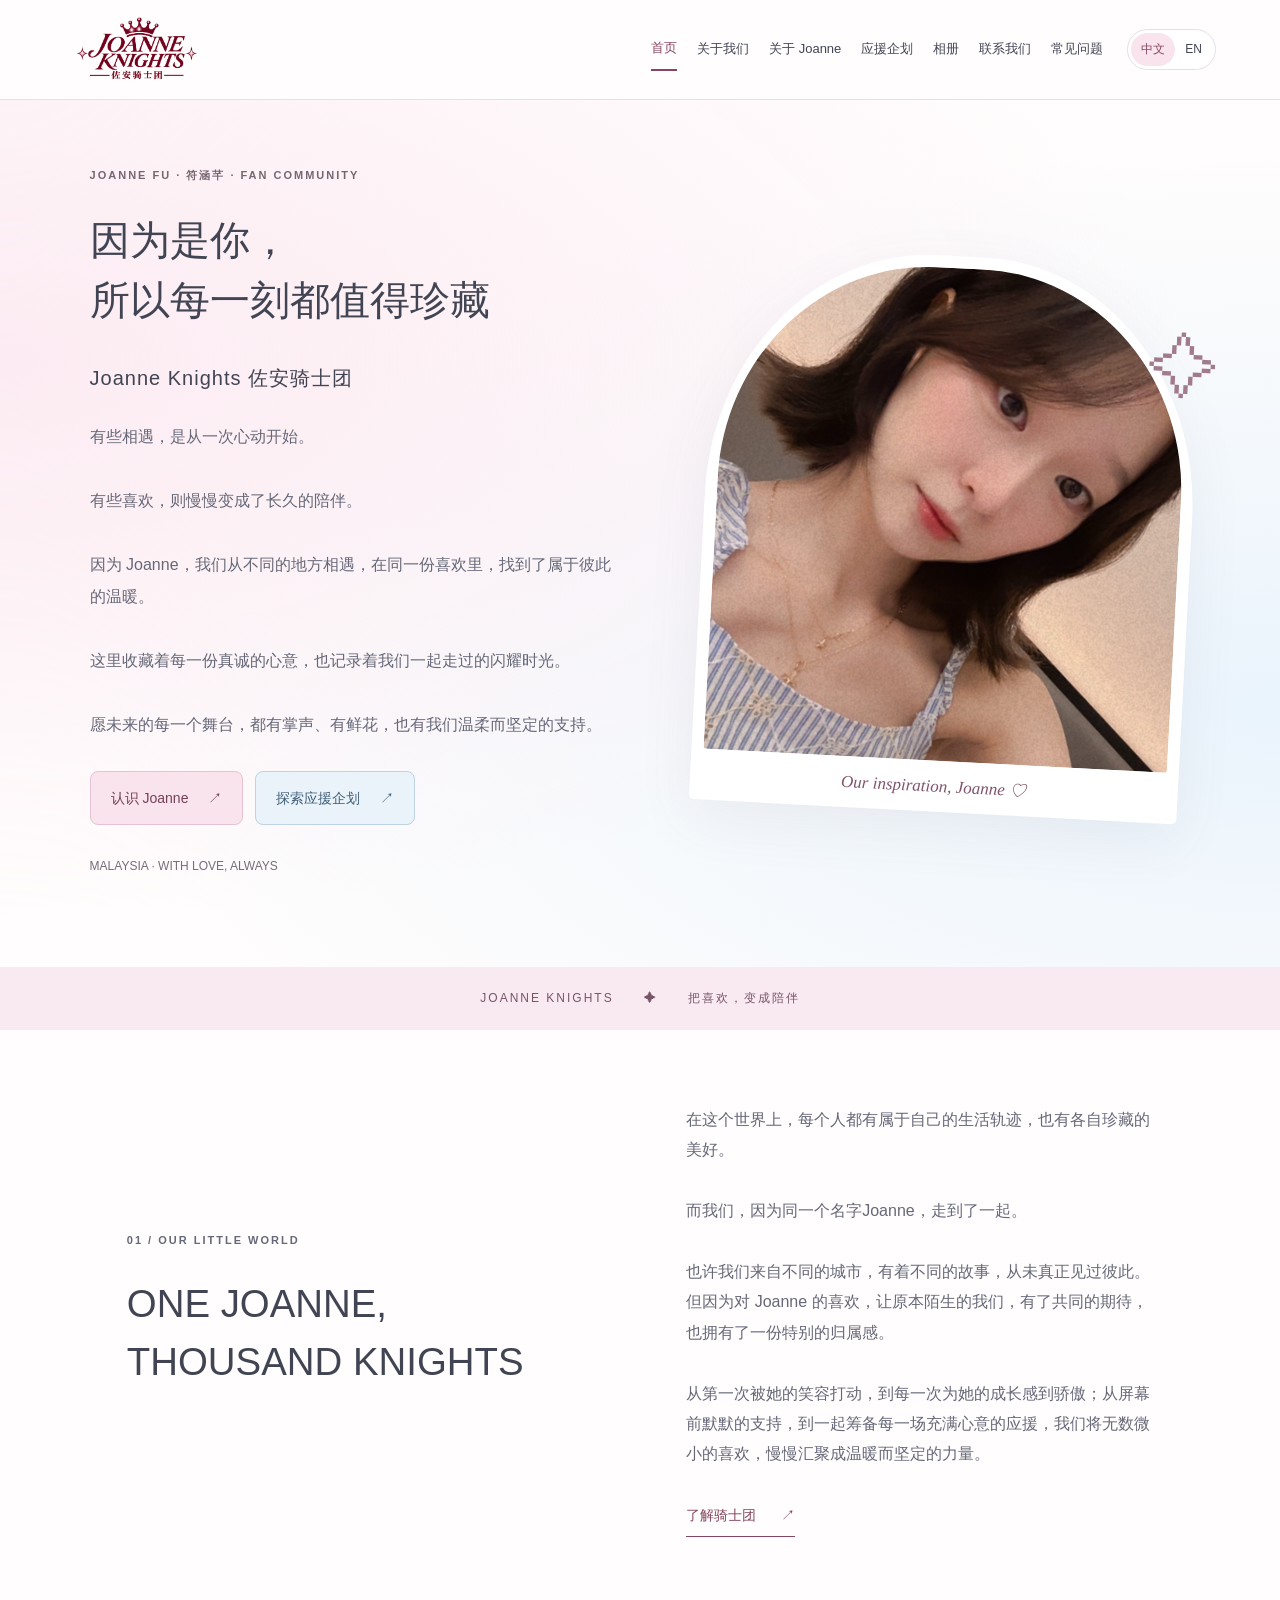
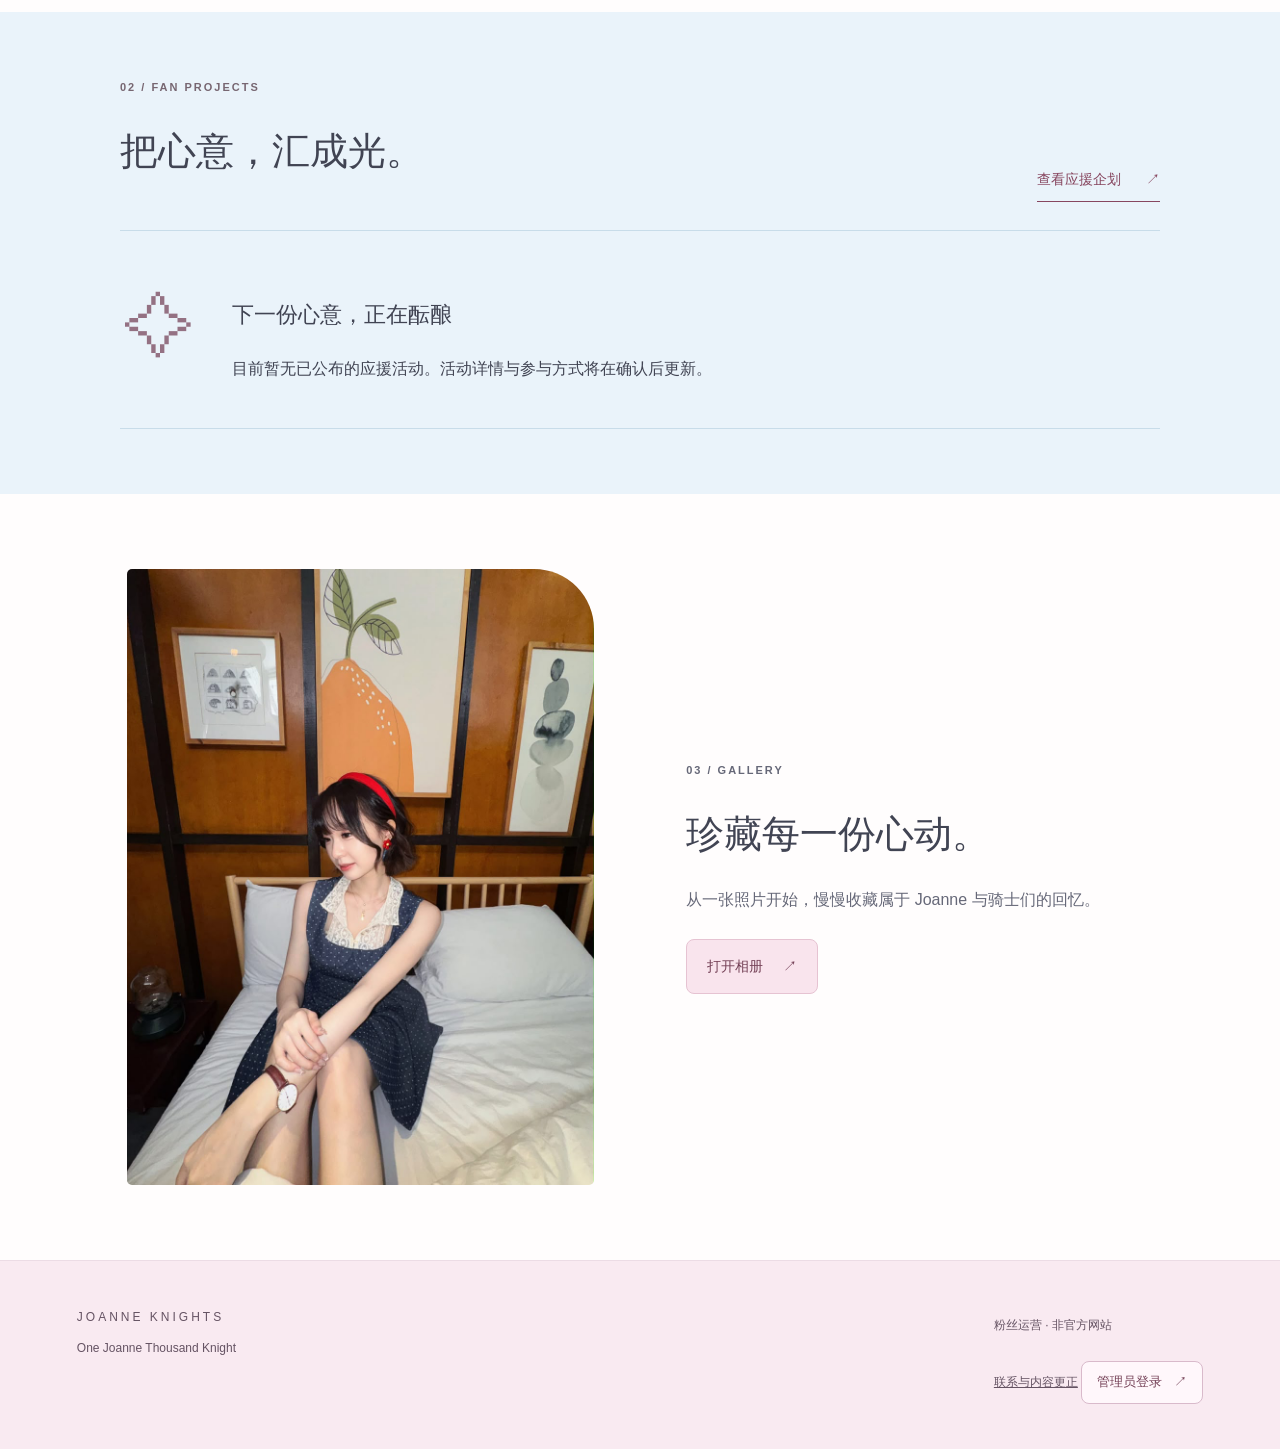
<file: index.html>
<!doctype html>
<html lang="zh-CN">
  <head>
    <meta charset="UTF-8" />
    <meta name="viewport" content="width=device-width, initial-scale=1" />
    <title>首页 | Joanne Knights</title>
    <meta
      name="description"
      content="Joanne Knights 佐安骑士团：Joanne Fu 符涵芊粉丝应援网站。"
    />
    <link rel="stylesheet" href="style.css" />
    <script src="app.js" defer></script>
  </head>
  <body>
    <a class="skip" href="#main"
      ><span class="" data-zh="跳至内容" data-en="Skip to content"
        >跳至内容</span
      ></a
    >
    <header>
      <a class="logo" href="index.html"
        ><img src="assets/logo.png" alt="Joanne Knights 佐安骑士团"
      /></a>
      <nav id="navigation" aria-label="Main">
        <a href="index.html" aria-current="page"
          ><span class="" data-zh="首页" data-en="Home">首页</span></a
        ><a href="about-us.html"
          ><span class="" data-zh="关于我们" data-en="About Us"
            >关于我们</span
          ></a
        ><a href="about-joanne.html"
          ><span class="" data-zh="关于 Joanne" data-en="About Joanne"
            >关于 Joanne</span
          ></a
        ><a href="fan-projects.html"
          ><span class="" data-zh="应援企划" data-en="Fan Projects"
            >应援企划</span
          ></a
        ><a href="gallery.html"
          ><span class="" data-zh="相册" data-en="Gallery">相册</span></a
        ><a href="contact-us.html"
          ><span class="" data-zh="联系我们" data-en="Contact Us"
            >联系我们</span
          ></a
        ><a href="faq.html"
          ><span class="" data-zh="常见问题" data-en="FAQ">常见问题</span></a
        >
      </nav>
      <div class="controls">
        <div class="languages" aria-label="Language">
          <button data-lang="zh" lang="zh-CN">中文</button
          ><button data-lang="en" lang="en">EN</button>
        </div>
        <button
          class="menu-toggle"
          aria-expanded="false"
          aria-controls="navigation"
          aria-label="菜单 / Menu"
        >
          ☰
        </button>
      </div>
    </header>
    <main id="main">
      <section class="hero">
        <div class="hero-copy">
          <p class="eyebrow">JOANNE FU · 符涵芊 · FAN COMMUNITY</p>
          <h1
            class="hero-title"
            data-zh='&lt;span class="hero-title-line"&gt;因为是你，&lt;/span&gt;&lt;span class="hero-title-phrase"&gt;所以每一刻&lt;/span&gt;&lt;span class="hero-title-phrase"&gt;都值得珍藏&lt;/span&gt;'
            data-en="Because it’s you,&lt;br&gt;every moment is worth cherishing."
          >
            <span class="hero-title-line">因为是你，</span
            ><span class="hero-title-phrase">所以每一刻</span
            ><span class="hero-title-phrase">都值得珍藏</span>
          </h1>
          <p
            class="subtitle"
            data-zh="Joanne Knights 佐安骑士团"
            data-en="Joanne Knights"
          >
            Joanne Knights 佐安骑士团
          </p>
          <p
            class="intro"
            data-zh="有些相遇，是从一次心动开始。&lt;br&gt;&lt;br&gt;有些喜欢，则慢慢变成了长久的陪伴。&lt;br&gt;&lt;br&gt;因为 Joanne，我们从不同的地方相遇，在同一份喜欢里，找到了属于彼此的温暖。&lt;br&gt;&lt;br&gt;这里收藏着每一份真诚的心意，也记录着我们一起走过的闪耀时光。&lt;br&gt;&lt;br&gt;愿未来的每一个舞台，都有掌声、有鲜花，也有我们温柔而坚定的支持。"
            data-en="Some connections begin with a moment that touches the heart.&lt;br&gt;&lt;br&gt;Some feelings slowly grow into lasting companionship.&lt;br&gt;&lt;br&gt;Because of Joanne, we have come together from different places, finding warmth in the love we share.&lt;br&gt;&lt;br&gt;Here, we treasure every heartfelt gesture and record the shining moments we have shared.&lt;br&gt;&lt;br&gt;May every stage ahead be filled with applause, flowers, and our gentle yet unwavering support."
          >
            有些相遇，是从一次心动开始。<br /><br />有些喜欢，则慢慢变成了长久的陪伴。<br /><br />因为
            Joanne，我们从不同的地方相遇，在同一份喜欢里，找到了属于彼此的温暖。<br /><br />这里收藏着每一份真诚的心意，也记录着我们一起走过的闪耀时光。<br /><br />愿未来的每一个舞台，都有掌声、有鲜花，也有我们温柔而坚定的支持。
          </p>
          <div class="actions">
            <a class="button" href="about-joanne.html"
              ><span class="" data-zh="认识 Joanne" data-en="Meet Joanne"
                >认识 Joanne</span
              >
              <span aria-hidden="true">↗</span></a
            ><a class="button secondary" href="fan-projects.html"
              ><span class="" data-zh="探索应援企划" data-en="Explore projects"
                >探索应援企划</span
              >
              <span aria-hidden="true">↗</span></a
            >
          </div>
          <p class="small-note">MALAYSIA · WITH LOVE, ALWAYS</p>
        </div>
        <figure class="hero-photo">
          <img src="assets/joanne.png" alt="Joanne Fu 符涵芊" />
          <figcaption>Our inspiration, Joanne ♡</figcaption>
          <span class="photo-star" aria-hidden="true">✧</span>
        </figure>
      </section>
      <div class="ribbon">
        JOANNE KNIGHTS <span>✦</span>
        <span
          class=""
          data-zh="把喜欢，变成陪伴"
          data-en="Turning love into lasting support"
          >把喜欢，变成陪伴</span
        >
      </div>
      <section class="split">
        <div>
          <p class="eyebrow">01 / OUR LITTLE WORLD</p>
          <h2
            data-zh="ONE JOANNE,&lt;br&gt;THOUSAND KNIGHTS"
            data-en="ONE JOANNE,&lt;br&gt;THOUSAND KNIGHTS"
          >
            ONE JOANNE,<br />THOUSAND KNIGHTS
          </h2>
        </div>
        <div>
          <p
            data-zh="在这个世界上，每个人都有属于自己的生活轨迹，也有各自珍藏的美好。&lt;br&gt;&lt;br&gt;而我们，因为同一个名字Joanne，走到了一起。&lt;br&gt;&lt;br&gt;也许我们来自不同的城市，有着不同的故事，从未真正见过彼此。但因为对 Joanne 的喜欢，让原本陌生的我们，有了共同的期待，也拥有了一份特别的归属感。&lt;br&gt;&lt;br&gt;从第一次被她的笑容打动，到每一次为她的成长感到骄傲；从屏幕前默默的支持，到一起筹备每一场充满心意的应援，我们将无数微小的喜欢，慢慢汇聚成温暖而坚定的力量。"
            data-en="In this world, we each follow our own path and treasure moments of beauty that are uniquely ours.&lt;br&gt;&lt;br&gt;Yet one name, Joanne, has brought us together.&lt;br&gt;&lt;br&gt;We may come from different cities, carry different stories, and never have met in person. But our love for Joanne has given us shared hopes and a special sense of belonging.&lt;br&gt;&lt;br&gt;From the first time her smile touched our hearts to every moment we feel proud of her growth; from quietly supporting her through our screens to preparing heartfelt fan projects together, we bring countless small expressions of love into a warm and unwavering force."
          >
            在这个世界上，每个人都有属于自己的生活轨迹，也有各自珍藏的美好。<br /><br />而我们，因为同一个名字Joanne，走到了一起。<br /><br />也许我们来自不同的城市，有着不同的故事，从未真正见过彼此。但因为对
            Joanne
            的喜欢，让原本陌生的我们，有了共同的期待，也拥有了一份特别的归属感。<br /><br />从第一次被她的笑容打动，到每一次为她的成长感到骄傲；从屏幕前默默的支持，到一起筹备每一场充满心意的应援，我们将无数微小的喜欢，慢慢汇聚成温暖而坚定的力量。
          </p>
          <a class="text-link" href="about-us.html"
            ><span class="" data-zh="了解骑士团" data-en="Our community"
              >了解骑士团</span
            >
            <span aria-hidden="true">↗</span></a
          >
        </div>
      </section>
      <section class="section blue">
        <div class="section-title">
          <div>
            <p class="eyebrow">02 / FAN PROJECTS</p>
            <h2
              class=""
              data-zh="把心意，汇成光。"
              data-en="Little acts. A brighter light."
            >
              把心意，汇成光。
            </h2>
          </div>
          <a class="text-link" href="fan-projects.html"
            ><span class="" data-zh="查看应援企划" data-en="View projects"
              >查看应援企划</span
            >
            <span aria-hidden="true">↗</span></a
          >
        </div>
        <div class="empty-feature">
          <span class="large-star" aria-hidden="true">✧</span>
          <div>
            <h3
              class=""
              data-zh="下一份心意，正在酝酿"
              data-en="Our next chapter is on its way"
            >
              下一份心意，正在酝酿
            </h3>
            <p
              class=""
              data-zh="目前暂无已公布的应援活动。活动详情与参与方式将在确认后更新。"
              data-en="No fan projects have been announced yet. Details and ways to participate will be shared once confirmed."
            >
              目前暂无已公布的应援活动。活动详情与参与方式将在确认后更新。
            </p>
          </div>
        </div>
      </section>
      <section class="split gallery-tease">
        <img
          src="assets/joanne-home-gallery.png"
          alt="Joanne Fu"
          loading="lazy"
        />
        <div>
          <p class="eyebrow">03 / GALLERY</p>
          <h2
            class=""
            data-zh="珍藏每一份心动。"
            data-en="Moments to keep close."
          >
            珍藏每一份心动。
          </h2>
          <p
            class=""
            data-zh="从一张照片开始，慢慢收藏属于 Joanne 与骑士们的回忆。"
            data-en="Starting with one photograph, collecting memories of Joanne and the Knights along the way."
          >
            从一张照片开始，慢慢收藏属于 Joanne 与骑士们的回忆。
          </p>
          <a class="button" href="gallery.html"
            ><span class="" data-zh="打开相册" data-en="Open gallery"
              >打开相册</span
            >
            <span aria-hidden="true">↗</span></a
          >
        </div>
      </section>
    </main>
    <footer>
      <div>
        <strong>JOANNE KNIGHTS</strong>
        <p
          class=""
          data-zh="One Joanne Thousand Knight"
          data-en="One Joanne Thousand Knight"
        >
          One Joanne Thousand Knight
        </p>
      </div>
      <div>
        <p
          class=""
          data-zh="粉丝运营 · 非官方网站"
          data-en="Fan-run · Unofficial website"
        >
          粉丝运营 · 非官方网站
        </p>
        <a href="contact-us.html"
          ><span
            class=""
            data-zh="联系与内容更正"
            data-en="Contact & corrections"
            >联系与内容更正</span
          ></a
        >
      
        <a class="admin-entry" href="admin.html"><span data-zh="管理员登录" data-en="Admin sign in">管理员登录</span><span aria-hidden="true">↗</span></a>
</div>
    </footer>
  </body>
</html>
</file>
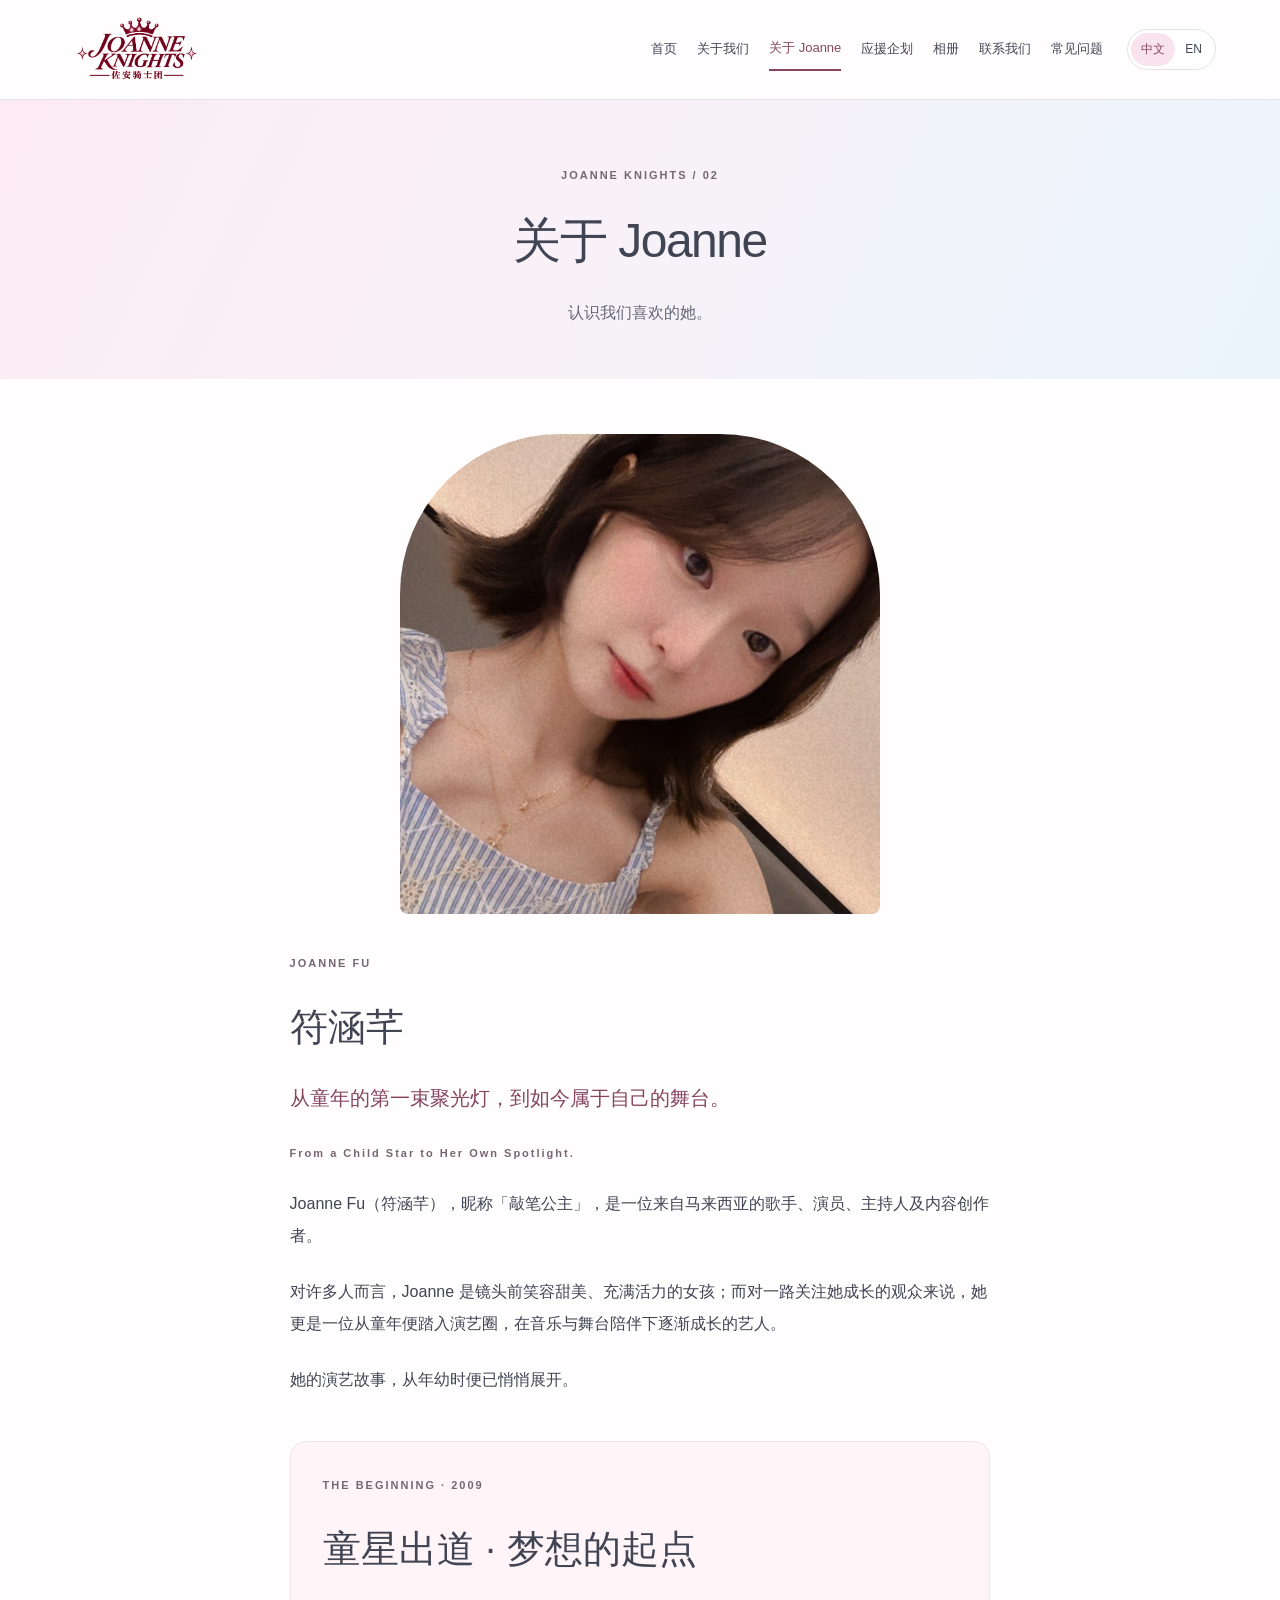
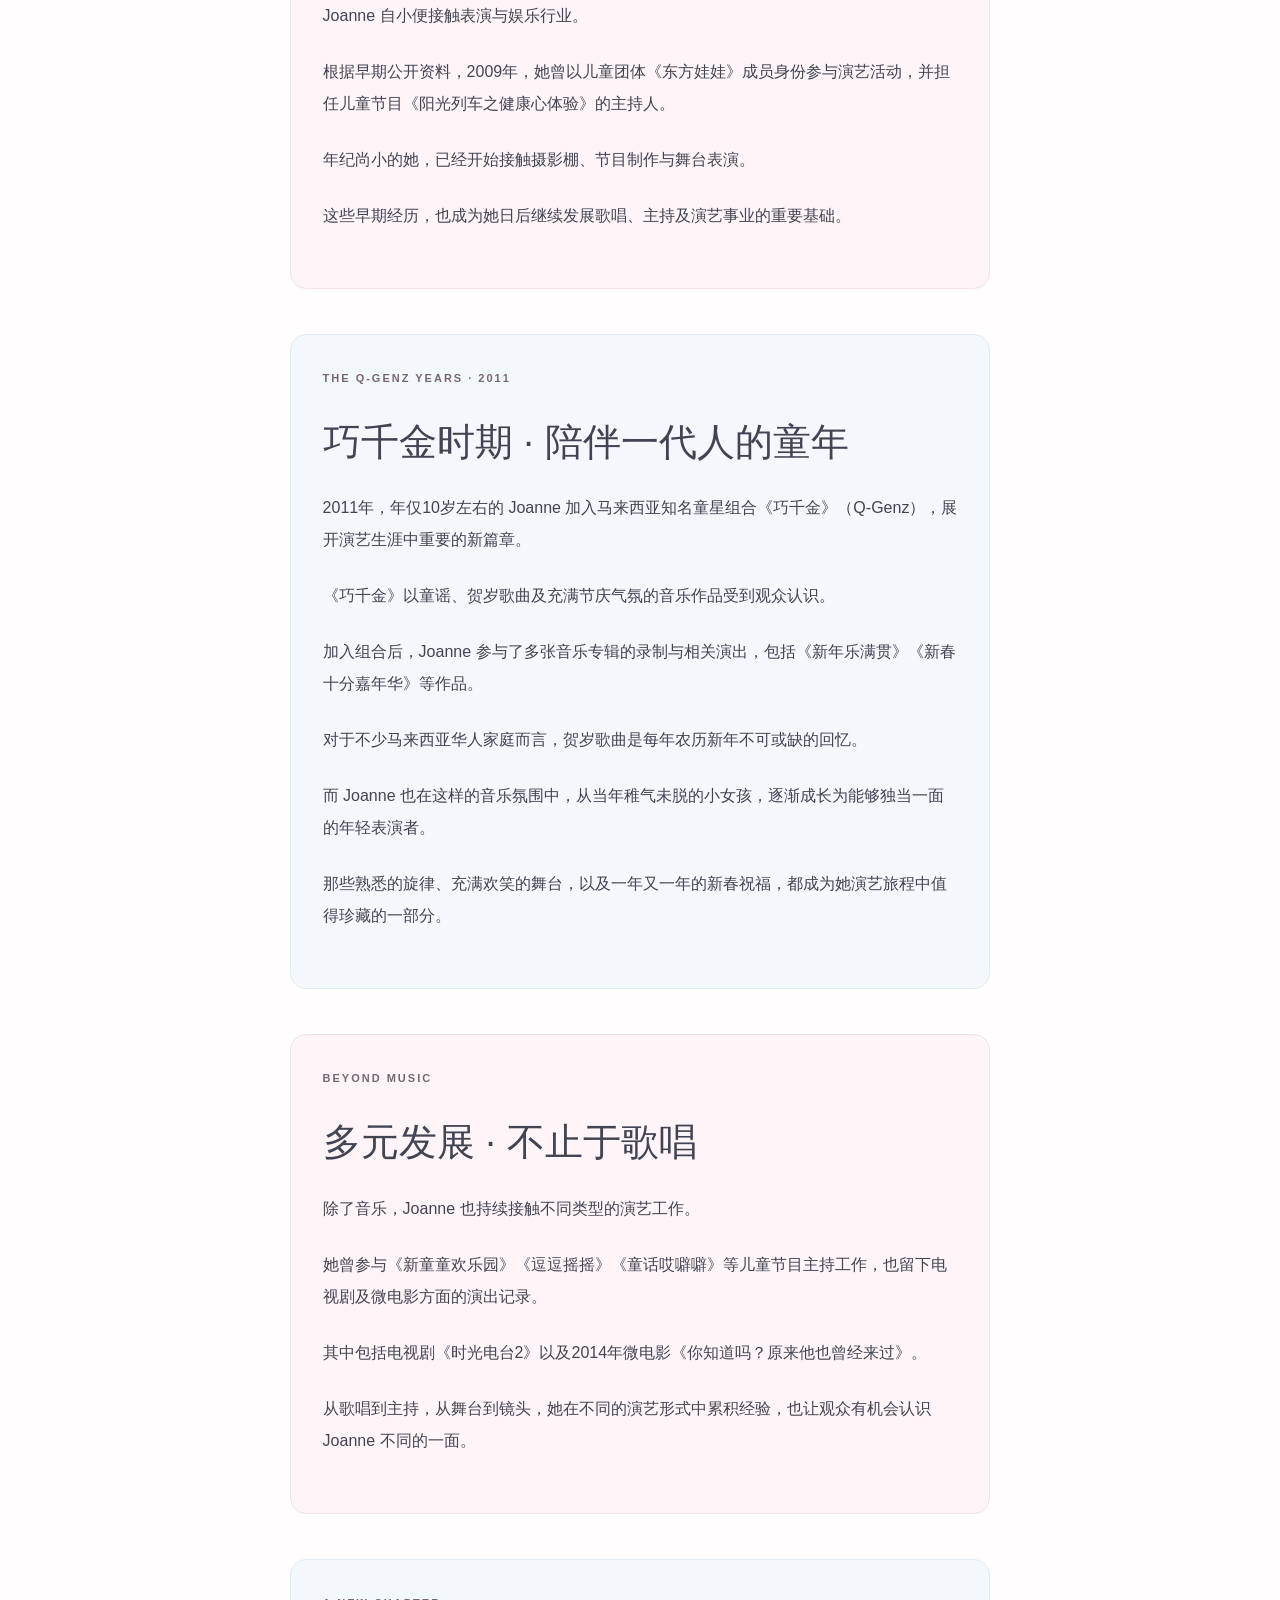
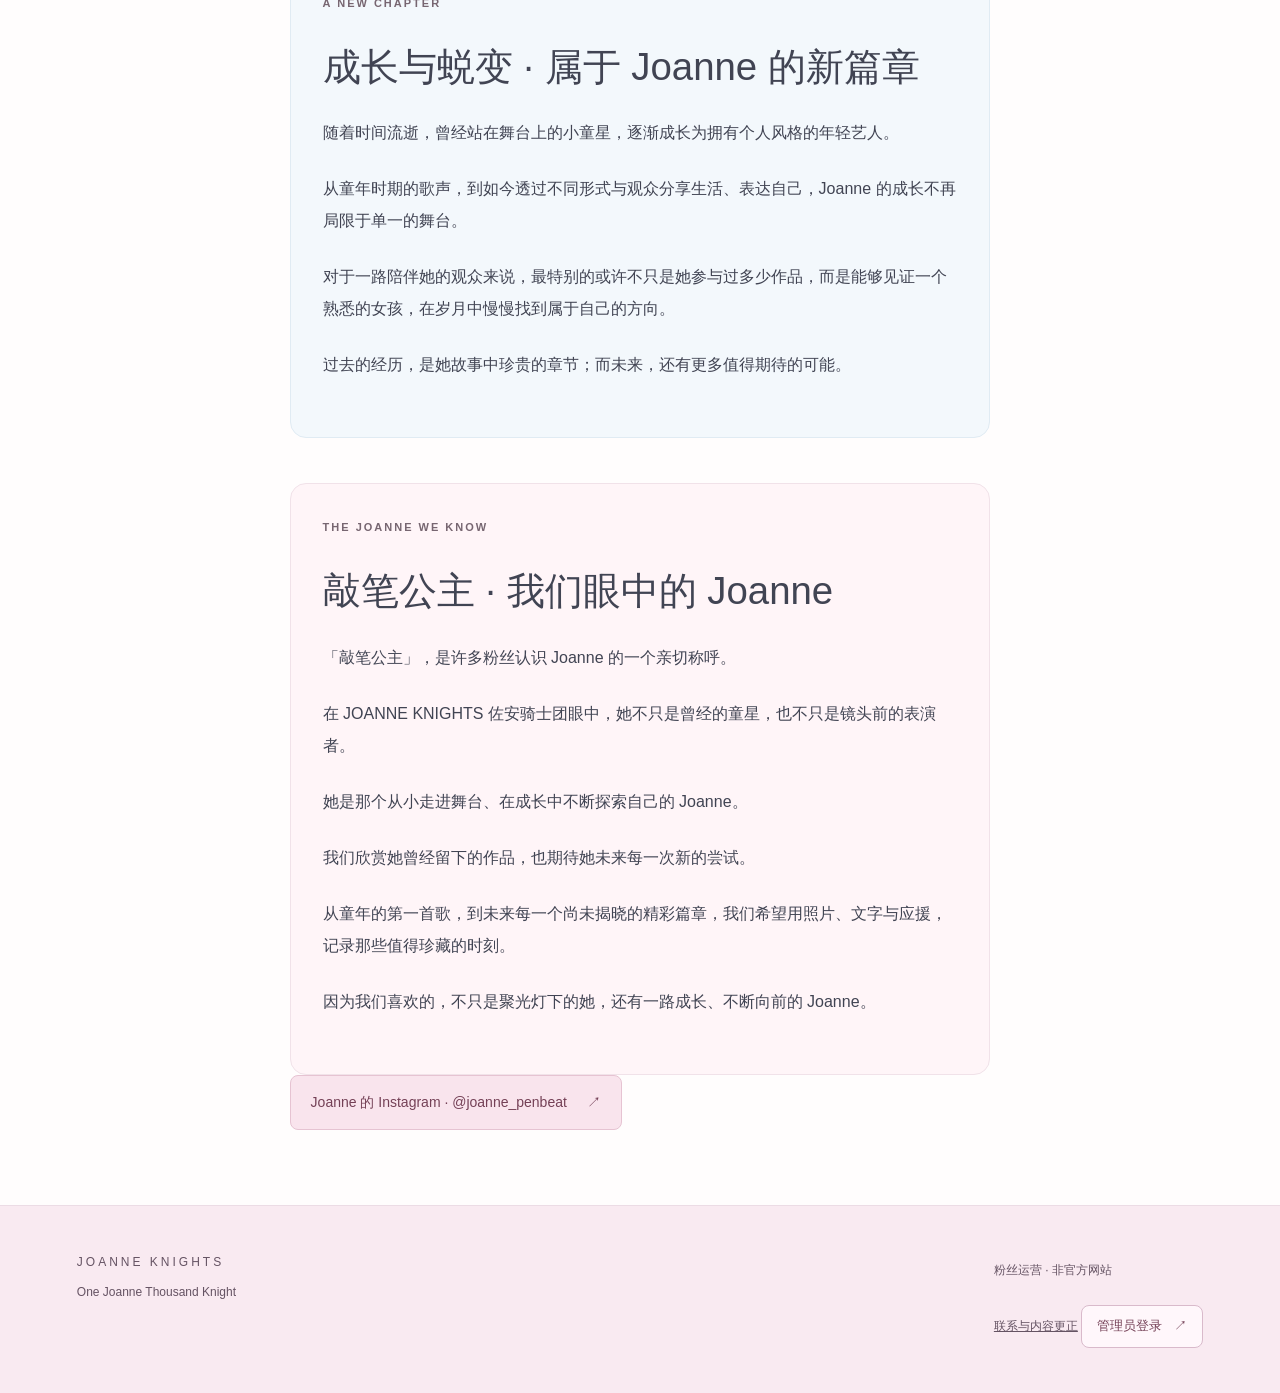
<file: about-joanne.html>
<!doctype html>
<html lang="zh-CN">
  <head>
    <meta charset="UTF-8" />
    <meta name="viewport" content="width=device-width, initial-scale=1" />
    <title>关于 Joanne | Joanne Knights</title>
    <meta
      name="description"
      content="Joanne Knights 佐安骑士团：Joanne Fu 符涵芊粉丝应援网站。"
    />
    <link rel="stylesheet" href="style.css" />
    <script src="app.js" defer></script>
  </head>
  <body>
    <a class="skip" href="#main"
      ><span class="" data-zh="跳至内容" data-en="Skip to content"
        >跳至内容</span
      ></a
    >
    <header>
      <a class="logo" href="index.html"
        ><img src="assets/logo.png" alt="Joanne Knights 佐安骑士团"
      /></a>
      <nav id="navigation" aria-label="Main">
        <a href="index.html"
          ><span class="" data-zh="首页" data-en="Home">首页</span></a
        ><a href="about-us.html"
          ><span class="" data-zh="关于我们" data-en="About Us"
            >关于我们</span
          ></a
        ><a href="about-joanne.html" aria-current="page"
          ><span class="" data-zh="关于 Joanne" data-en="About Joanne"
            >关于 Joanne</span
          ></a
        ><a href="fan-projects.html"
          ><span class="" data-zh="应援企划" data-en="Fan Projects"
            >应援企划</span
          ></a
        ><a href="gallery.html"
          ><span class="" data-zh="相册" data-en="Gallery">相册</span></a
        ><a href="contact-us.html"
          ><span class="" data-zh="联系我们" data-en="Contact Us"
            >联系我们</span
          ></a
        ><a href="faq.html"
          ><span class="" data-zh="常见问题" data-en="FAQ">常见问题</span></a
        >
      </nav>
      <div class="controls">
        <div class="languages" aria-label="Language">
          <button data-lang="zh" lang="zh-CN">中文</button
          ><button data-lang="en" lang="en">EN</button>
        </div>
        <button
          class="menu-toggle"
          aria-expanded="false"
          aria-controls="navigation"
          aria-label="菜单 / Menu"
        >
          ☰
        </button>
      </div>
    </header>
    <main id="main">
      <section class="page-head">
        <p class="eyebrow">JOANNE KNIGHTS / 02</p>
        <h1 class="" data-zh="关于 Joanne" data-en="About Joanne">
          关于 Joanne
        </h1>
        <p
          class="intro"
          data-zh="认识我们喜欢的她。"
          data-en="Get to know our inspiration."
        >
          认识我们喜欢的她。
        </p>
      </section>
      <article class="community-story">
        <img
          class="portrait story-portrait"
          src="assets/joanne.png"
          alt="Joanne Fu 符涵芊"
        />
        <p class="eyebrow">JOANNE FU</p>
        <h2 class="" data-zh="符涵芊" data-en="Joanne Fu 符涵芊">符涵芊</h2>
        <p
          class="story-lead"
          data-zh="从童年的第一束聚光灯，到如今属于自己的舞台。"
          data-en="From a Child Star to Her Own Spotlight."
        >
          从童年的第一束聚光灯，到如今属于自己的舞台。
        </p>
        <p class="eyebrow">From a Child Star to Her Own Spotlight.</p>
        <p
          class=""
          data-zh="Joanne Fu（符涵芊），昵称「敲笔公主」，是一位来自马来西亚的歌手、演员、主持人及内容创作者。"
          data-en="Joanne Fu (符涵芊), affectionately known as “The Penbeat Girl,” is a Malaysian singer, actress, host and content creator."
        >
          Joanne
          Fu（符涵芊），昵称「敲笔公主」，是一位来自马来西亚的歌手、演员、主持人及内容创作者。
        </p>
        <p
          class=""
          data-zh="对许多人而言，Joanne 是镜头前笑容甜美、充满活力的女孩；而对一路关注她成长的观众来说，她更是一位从童年便踏入演艺圈，在音乐与舞台陪伴下逐渐成长的艺人。"
          data-en="To many, Joanne is a bright, energetic girl with a sweet smile on camera. To those who have watched her grow, she is also an entertainer who entered the industry as a child and grew up alongside music and the stage."
        >
          对许多人而言，Joanne
          是镜头前笑容甜美、充满活力的女孩；而对一路关注她成长的观众来说，她更是一位从童年便踏入演艺圈，在音乐与舞台陪伴下逐渐成长的艺人。
        </p>
        <p
          class=""
          data-zh="她的演艺故事，从年幼时便已悄悄展开。"
          data-en="Her story in entertainment began quietly in childhood."
        >
          她的演艺故事，从年幼时便已悄悄展开。
        </p>
        <section class="story-chapter">
          <p class="eyebrow">THE BEGINNING · 2009</p>
          <h2
            class=""
            data-zh="童星出道 · 梦想的起点"
            data-en="THE BEGINNING · 2009"
          >
            童星出道 · 梦想的起点
          </h2>
          <p
            class=""
            data-zh="Joanne 自小便接触表演与娱乐行业。"
            data-en="Joanne was introduced to performing and entertainment at a young age."
          >
            Joanne 自小便接触表演与娱乐行业。
          </p>
          <p
            class=""
            data-zh="根据早期公开资料，2009年，她曾以儿童团体《东方娃娃》成员身份参与演艺活动，并担任儿童节目《阳光列车之健康心体验》的主持人。"
            data-en="According to early public information, in 2009 she took part in entertainment activities as a member of the children’s group 《东方娃娃》 and hosted the children’s programme 《阳光列车之健康心体验》."
          >
            根据早期公开资料，2009年，她曾以儿童团体《东方娃娃》成员身份参与演艺活动，并担任儿童节目《阳光列车之健康心体验》的主持人。
          </p>
          <p
            class=""
            data-zh="年纪尚小的她，已经开始接触摄影棚、节目制作与舞台表演。"
            data-en="Even at that young age, she was gaining experience in studios, programme production and stage performances."
          >
            年纪尚小的她，已经开始接触摄影棚、节目制作与舞台表演。
          </p>
          <p
            class=""
            data-zh="这些早期经历，也成为她日后继续发展歌唱、主持及演艺事业的重要基础。"
            data-en="These early experiences became an important foundation for her later work in singing, hosting and performing."
          >
            这些早期经历，也成为她日后继续发展歌唱、主持及演艺事业的重要基础。
          </p>
        </section>
        <section class="story-chapter">
          <p class="eyebrow">THE Q-GENZ YEARS · 2011</p>
          <h2
            class=""
            data-zh="巧千金时期 · 陪伴一代人的童年"
            data-en="THE Q-GENZ YEARS · 2011"
          >
            巧千金时期 · 陪伴一代人的童年
          </h2>
          <p
            class=""
            data-zh="2011年，年仅10岁左右的 Joanne 加入马来西亚知名童星组合《巧千金》（Q-Genz），展开演艺生涯中重要的新篇章。"
            data-en="In 2011, at around ten years old, Joanne joined the well-known Malaysian child performer group Q-Genz (巧千金), beginning an important new chapter in her career."
          >
            2011年，年仅10岁左右的 Joanne
            加入马来西亚知名童星组合《巧千金》（Q-Genz），展开演艺生涯中重要的新篇章。
          </p>
          <p
            class=""
            data-zh="《巧千金》以童谣、贺岁歌曲及充满节庆气氛的音乐作品受到观众认识。"
            data-en="Q-Genz became known for children’s songs, Lunar New Year songs and festive music."
          >
            《巧千金》以童谣、贺岁歌曲及充满节庆气氛的音乐作品受到观众认识。
          </p>
          <p
            class=""
            data-zh="加入组合后，Joanne 参与了多张音乐专辑的录制与相关演出，包括《新年乐满贯》《新春十分嘉年华》等作品。"
            data-en="After joining, Joanne contributed to album recordings and related performances, including 《新年乐满贯》 and 《新春十分嘉年华》."
          >
            加入组合后，Joanne
            参与了多张音乐专辑的录制与相关演出，包括《新年乐满贯》《新春十分嘉年华》等作品。
          </p>
          <p
            class=""
            data-zh="对于不少马来西亚华人家庭而言，贺岁歌曲是每年农历新年不可或缺的回忆。"
            data-en="For many Malaysian Chinese families, festive songs are an inseparable part of their Lunar New Year memories."
          >
            对于不少马来西亚华人家庭而言，贺岁歌曲是每年农历新年不可或缺的回忆。
          </p>
          <p
            class=""
            data-zh="而 Joanne 也在这样的音乐氛围中，从当年稚气未脱的小女孩，逐渐成长为能够独当一面的年轻表演者。"
            data-en="In this musical atmosphere, Joanne gradually grew from a little girl into a young performer able to hold her own."
          >
            而 Joanne
            也在这样的音乐氛围中，从当年稚气未脱的小女孩，逐渐成长为能够独当一面的年轻表演者。
          </p>
          <p
            class=""
            data-zh="那些熟悉的旋律、充满欢笑的舞台，以及一年又一年的新春祝福，都成为她演艺旅程中值得珍藏的一部分。"
            data-en="Those familiar melodies, joyful stages and yearly New Year wishes became treasured parts of her performing journey."
          >
            那些熟悉的旋律、充满欢笑的舞台，以及一年又一年的新春祝福，都成为她演艺旅程中值得珍藏的一部分。
          </p>
        </section>
        <section class="story-chapter">
          <p class="eyebrow">BEYOND MUSIC</p>
          <h2 class="" data-zh="多元发展 · 不止于歌唱" data-en="BEYOND MUSIC">
            多元发展 · 不止于歌唱
          </h2>
          <p
            class=""
            data-zh="除了音乐，Joanne 也持续接触不同类型的演艺工作。"
            data-en="Beyond music, Joanne continued exploring different kinds of entertainment work."
          >
            除了音乐，Joanne 也持续接触不同类型的演艺工作。
          </p>
          <p
            class=""
            data-zh="她曾参与《新童童欢乐园》《逗逗摇摇》《童话哎噼噼》等儿童节目主持工作，也留下电视剧及微电影方面的演出记录。"
            data-en="She has hosted children’s programmes including 《新童童欢乐园》, 《逗逗摇摇》 and 《童话哎噼噼》, and has also appeared in television dramas and short films."
          >
            她曾参与《新童童欢乐园》《逗逗摇摇》《童话哎噼噼》等儿童节目主持工作，也留下电视剧及微电影方面的演出记录。
          </p>
          <p
            class=""
            data-zh="其中包括电视剧《时光电台2》以及2014年微电影《你知道吗？原来他也曾经来过》。"
            data-en="These include the television drama 《时光电台2》 and the 2014 short film 《你知道吗？原来他也曾经来过》."
          >
            其中包括电视剧《时光电台2》以及2014年微电影《你知道吗？原来他也曾经来过》。
          </p>
          <p
            class=""
            data-zh="从歌唱到主持，从舞台到镜头，她在不同的演艺形式中累积经验，也让观众有机会认识 Joanne 不同的一面。"
            data-en="From singing to hosting, and from stage to screen, she gathered experience across different forms of performance, giving audiences a chance to discover her different sides."
          >
            从歌唱到主持，从舞台到镜头，她在不同的演艺形式中累积经验，也让观众有机会认识
            Joanne 不同的一面。
          </p>
        </section>
        <section class="story-chapter">
          <p class="eyebrow">A NEW CHAPTER</p>
          <h2
            class=""
            data-zh="成长与蜕变 · 属于 Joanne 的新篇章"
            data-en="A NEW CHAPTER"
          >
            成长与蜕变 · 属于 Joanne 的新篇章
          </h2>
          <p
            class=""
            data-zh="随着时间流逝，曾经站在舞台上的小童星，逐渐成长为拥有个人风格的年轻艺人。"
            data-en="Over time, the child star on stage grew into a young entertainer with a style of her own."
          >
            随着时间流逝，曾经站在舞台上的小童星，逐渐成长为拥有个人风格的年轻艺人。
          </p>
          <p
            class=""
            data-zh="从童年时期的歌声，到如今透过不同形式与观众分享生活、表达自己，Joanne 的成长不再局限于单一的舞台。"
            data-en="From her childhood singing to the many ways she now shares her life and expresses herself, Joanne’s growth extends beyond any single stage."
          >
            从童年时期的歌声，到如今透过不同形式与观众分享生活、表达自己，Joanne
            的成长不再局限于单一的舞台。
          </p>
          <p
            class=""
            data-zh="对于一路陪伴她的观众来说，最特别的或许不只是她参与过多少作品，而是能够见证一个熟悉的女孩，在岁月中慢慢找到属于自己的方向。"
            data-en="For those who have followed her journey, what matters most may be more than the number of works she has appeared in: it is seeing a familiar girl gradually find her own direction."
          >
            对于一路陪伴她的观众来说，最特别的或许不只是她参与过多少作品，而是能够见证一个熟悉的女孩，在岁月中慢慢找到属于自己的方向。
          </p>
          <p
            class=""
            data-zh="过去的经历，是她故事中珍贵的章节；而未来，还有更多值得期待的可能。"
            data-en="Her past experiences are precious chapters in her story, while the future holds many more possibilities to look forward to."
          >
            过去的经历，是她故事中珍贵的章节；而未来，还有更多值得期待的可能。
          </p>
        </section>
        <section class="story-chapter">
          <p class="eyebrow">THE JOANNE WE KNOW</p>
          <h2
            class=""
            data-zh="敲笔公主 · 我们眼中的 Joanne"
            data-en="THE JOANNE WE KNOW"
          >
            敲笔公主 · 我们眼中的 Joanne
          </h2>
          <p
            class=""
            data-zh="「敲笔公主」，是许多粉丝认识 Joanne 的一个亲切称呼。"
            data-en="“The Penbeat Girl” is an affectionate nickname by which many fans know Joanne."
          >
            「敲笔公主」，是许多粉丝认识 Joanne 的一个亲切称呼。
          </p>
          <p
            class=""
            data-zh="在 JOANNE KNIGHTS 佐安骑士团眼中，她不只是曾经的童星，也不只是镜头前的表演者。"
            data-en="To JOANNE KNIGHTS, she is more than a former child star or a performer on camera."
          >
            在 JOANNE KNIGHTS
            佐安骑士团眼中，她不只是曾经的童星，也不只是镜头前的表演者。
          </p>
          <p
            class=""
            data-zh="她是那个从小走进舞台、在成长中不断探索自己的 Joanne。"
            data-en="She is Joanne, who stepped onto the stage as a child and continues discovering herself as she grows."
          >
            她是那个从小走进舞台、在成长中不断探索自己的 Joanne。
          </p>
          <p
            class=""
            data-zh="我们欣赏她曾经留下的作品，也期待她未来每一次新的尝试。"
            data-en="We appreciate the work she has shared and look forward to every new thing she tries."
          >
            我们欣赏她曾经留下的作品，也期待她未来每一次新的尝试。
          </p>
          <p
            class=""
            data-zh="从童年的第一首歌，到未来每一个尚未揭晓的精彩篇章，我们希望用照片、文字与应援，记录那些值得珍藏的时刻。"
            data-en="From her first childhood song to the exciting chapters still ahead, we hope to preserve moments worth cherishing through photographs, words and fan support."
          >
            从童年的第一首歌，到未来每一个尚未揭晓的精彩篇章，我们希望用照片、文字与应援，记录那些值得珍藏的时刻。
          </p>
          <p
            class=""
            data-zh="因为我们喜欢的，不只是聚光灯下的她，还有一路成长、不断向前的 Joanne。"
            data-en="We admire not only the girl in the spotlight, but also Joanne as she grows and keeps moving forward."
          >
            因为我们喜欢的，不只是聚光灯下的她，还有一路成长、不断向前的
            Joanne。
          </p>
        </section>
        <a
          class="button"
          href="https://www.instagram.com/joanne_penbeat/"
          target="_blank"
          rel="noopener noreferrer"
          ><span
            class=""
            data-zh="Joanne 的 Instagram · @joanne_penbeat"
            data-en="Joanne’s Instagram · @joanne_penbeat"
            >Joanne 的 Instagram · @joanne_penbeat</span
          >
          ↗</a
        >
      </article>
    </main>
    <footer>
      <div>
        <strong>JOANNE KNIGHTS</strong>
        <p
          class=""
          data-zh="One Joanne Thousand Knight"
          data-en="One Joanne Thousand Knight"
        >
          One Joanne Thousand Knight
        </p>
      </div>
      <div>
        <p
          class=""
          data-zh="粉丝运营 · 非官方网站"
          data-en="Fan-run · Unofficial website"
        >
          粉丝运营 · 非官方网站
        </p>
        <a href="contact-us.html"
          ><span
            class=""
            data-zh="联系与内容更正"
            data-en="Contact & corrections"
            >联系与内容更正</span
          ></a
        >
      
        <a class="admin-entry" href="admin.html"><span data-zh="管理员登录" data-en="Admin sign in">管理员登录</span><span aria-hidden="true">↗</span></a>
</div>
    </footer>
  </body>
</html>
</file>
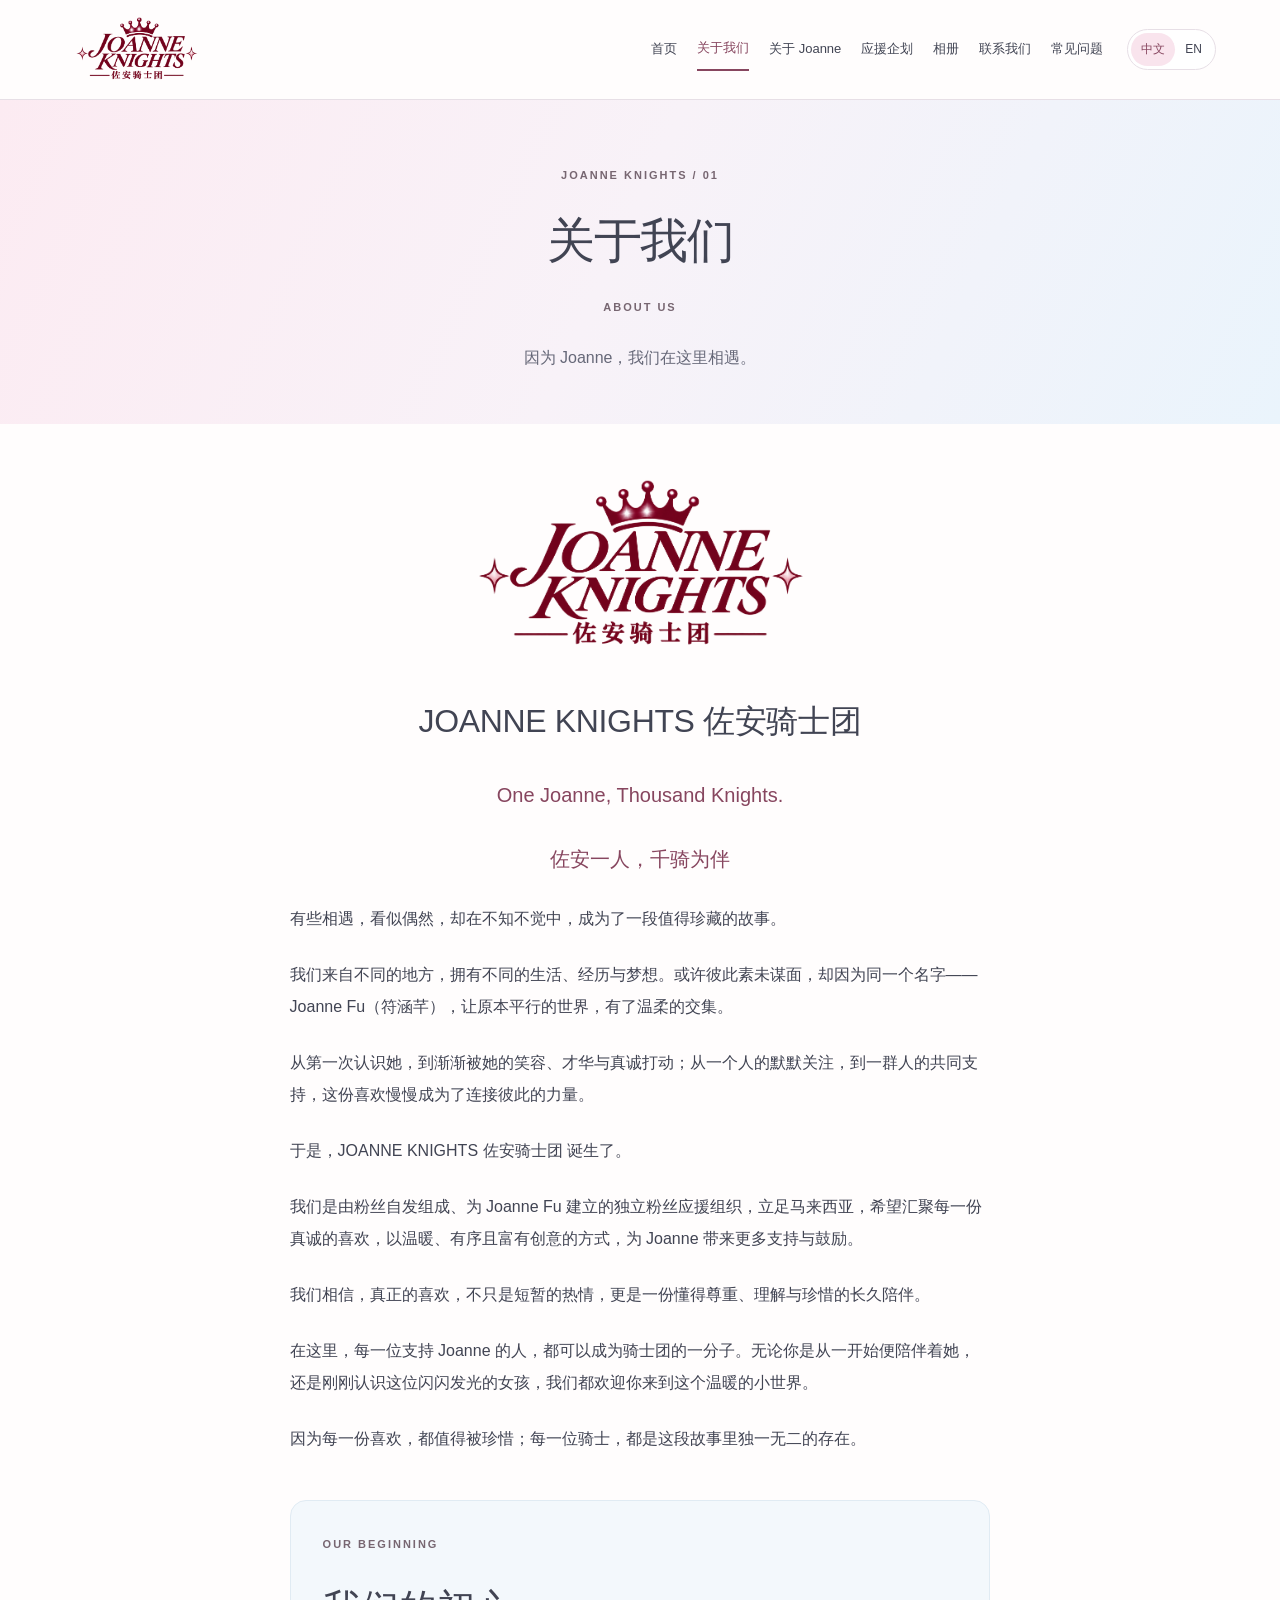
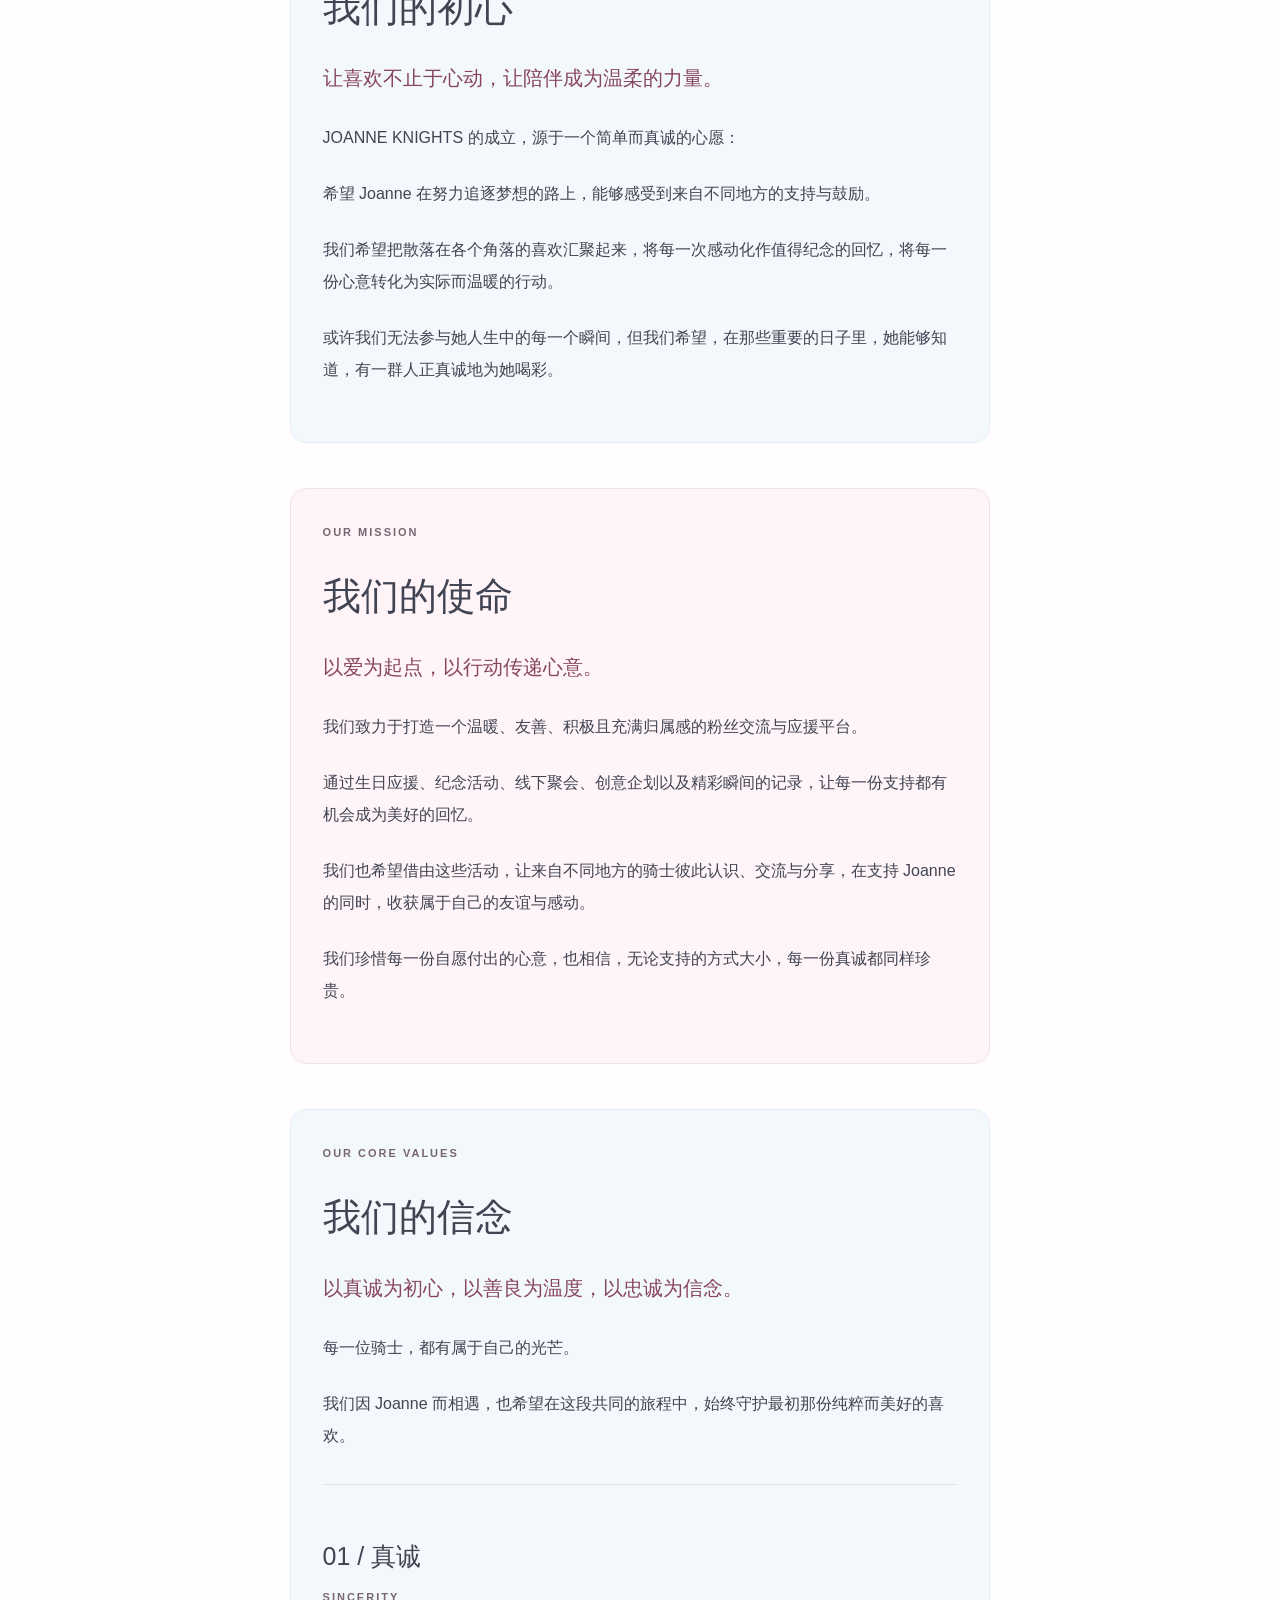
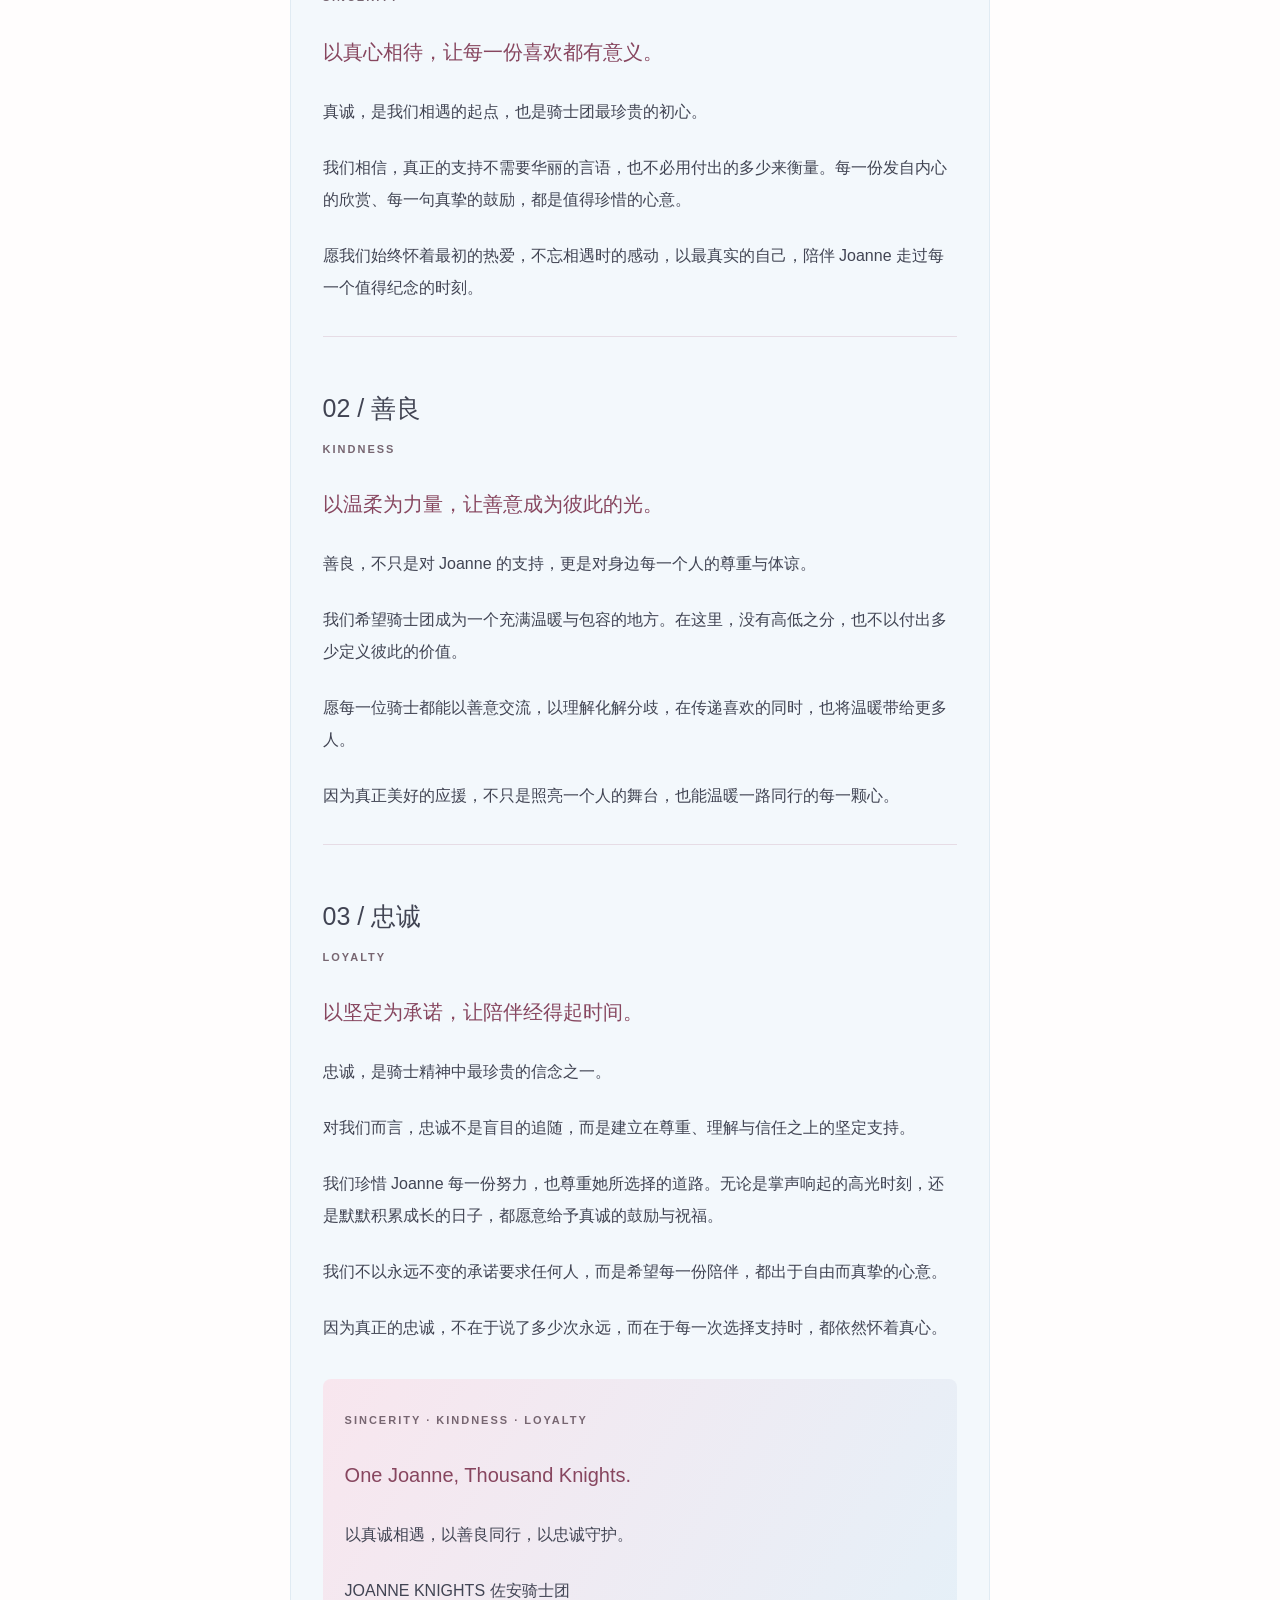
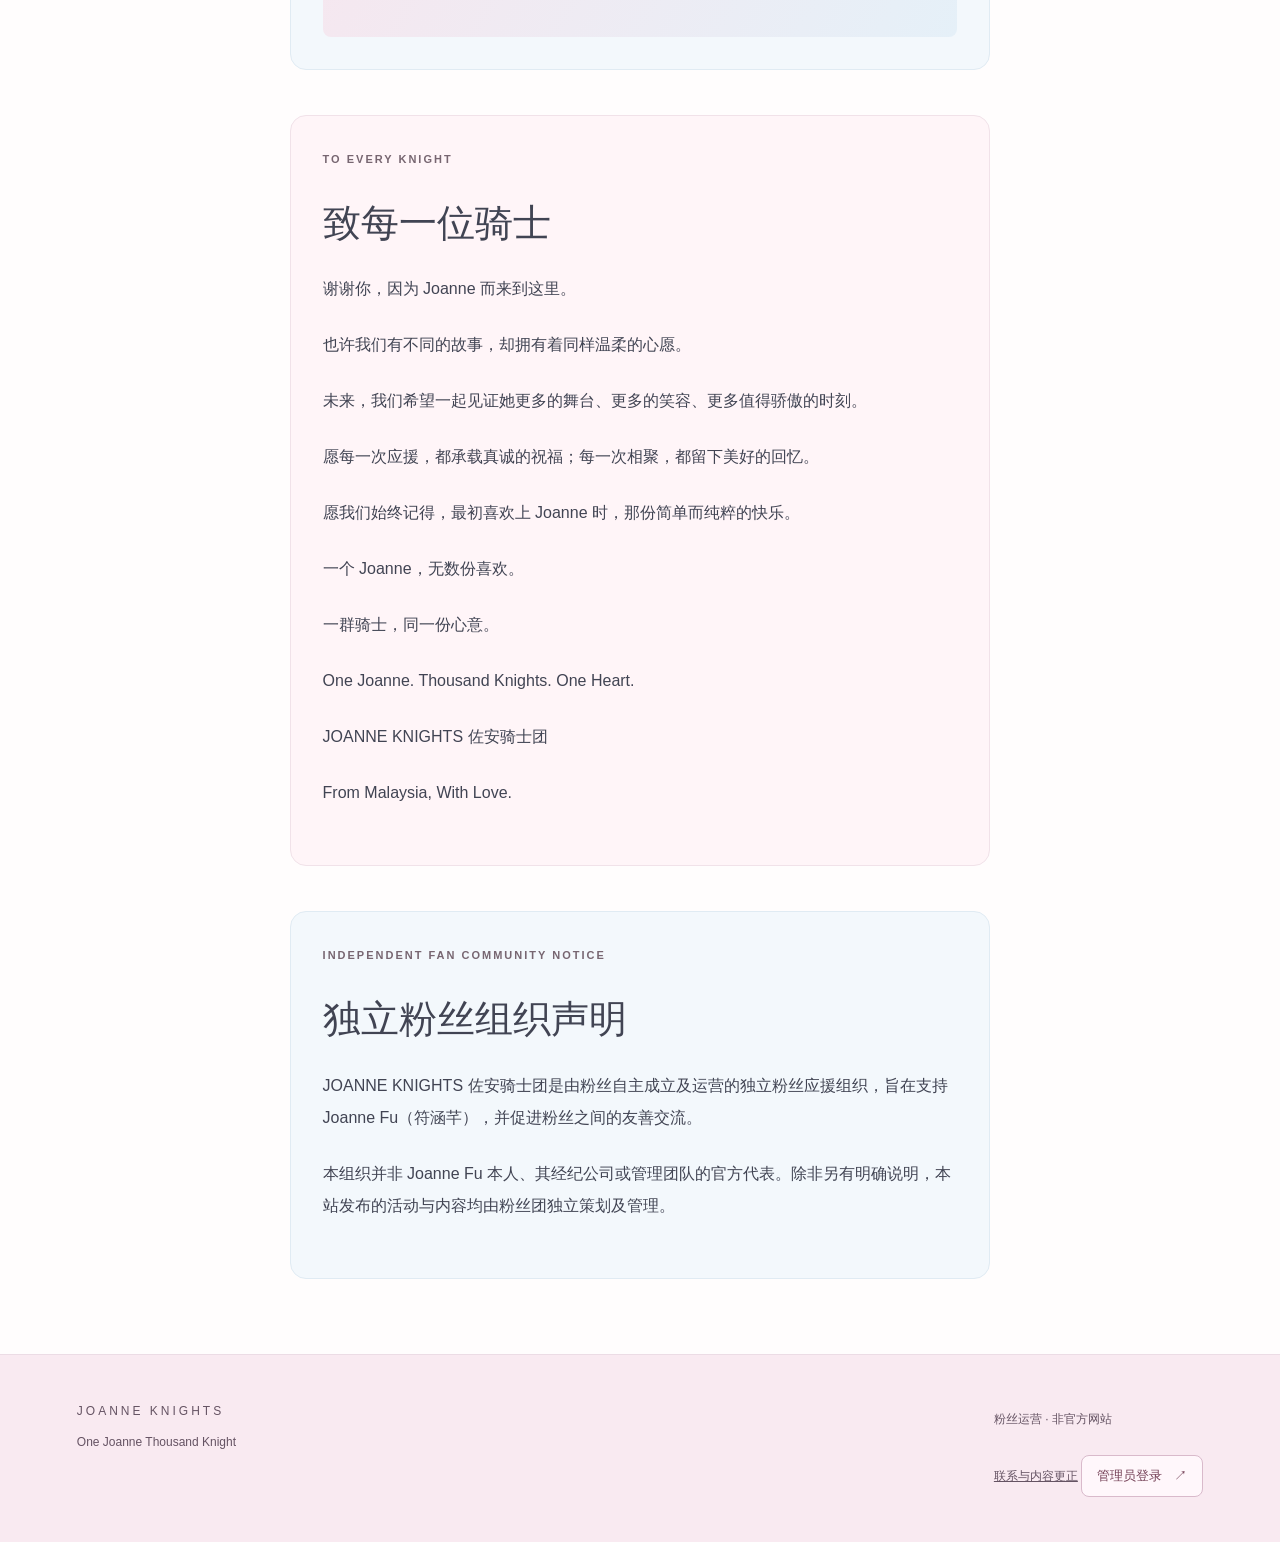
<file: about-us.html>
<!doctype html>
<html lang="zh-CN">
  <head>
    <meta charset="UTF-8" />
    <meta name="viewport" content="width=device-width, initial-scale=1" />
    <title>关于我们 | Joanne Knights</title>
    <meta
      name="description"
      content="Joanne Knights 佐安骑士团：Joanne Fu 符涵芊粉丝应援网站。"
    />
    <link rel="stylesheet" href="style.css" />
    <script src="app.js" defer></script>
  </head>
  <body>
    <a class="skip" href="#main"
      ><span class="" data-zh="跳至内容" data-en="Skip to content"
        >跳至内容</span
      ></a
    >
    <header>
      <a class="logo" href="index.html"
        ><img src="assets/logo.png" alt="Joanne Knights 佐安骑士团"
      /></a>
      <nav id="navigation" aria-label="Main">
        <a href="index.html"
          ><span class="" data-zh="首页" data-en="Home">首页</span></a
        ><a href="about-us.html" aria-current="page"
          ><span class="" data-zh="关于我们" data-en="About Us"
            >关于我们</span
          ></a
        ><a href="about-joanne.html"
          ><span class="" data-zh="关于 Joanne" data-en="About Joanne"
            >关于 Joanne</span
          ></a
        ><a href="fan-projects.html"
          ><span class="" data-zh="应援企划" data-en="Fan Projects"
            >应援企划</span
          ></a
        ><a href="gallery.html"
          ><span class="" data-zh="相册" data-en="Gallery">相册</span></a
        ><a href="contact-us.html"
          ><span class="" data-zh="联系我们" data-en="Contact Us"
            >联系我们</span
          ></a
        ><a href="faq.html"
          ><span class="" data-zh="常见问题" data-en="FAQ">常见问题</span></a
        >
      </nav>
      <div class="controls">
        <div class="languages" aria-label="Language">
          <button data-lang="zh" lang="zh-CN">中文</button
          ><button data-lang="en" lang="en">EN</button>
        </div>
        <button
          class="menu-toggle"
          aria-expanded="false"
          aria-controls="navigation"
          aria-label="菜单 / Menu"
        >
          ☰
        </button>
      </div>
    </header>
    <main id="main">
      <section class="page-head">
        <p class="eyebrow">JOANNE KNIGHTS / 01</p>
        <h1 class="" data-zh="关于我们" data-en="ABOUT US">关于我们</h1>
        <p class="eyebrow">ABOUT US</p>
        <p
          class="intro"
          data-zh="因为 Joanne，我们在这里相遇。"
          data-en="Because of Joanne, we found each other."
        >
          因为 Joanne，我们在这里相遇。
        </p>
      </section>
      <article class="community-story">
        <section class="story-opening">
          <div class="story-brand">
            <img src="assets/logo.png" alt="JOANNE KNIGHTS 佐安骑士团" />
          </div>
          <h2 class="community-name">
            <span>JOANNE KNIGHTS</span> <span>佐安骑士团</span>
          </h2>
          <p class="story-motto">One Joanne, Thousand Knights.</p>
          <p
            class="story-motto"
            data-zh="佐安一人，千骑为伴"
            data-en="One Joanne, a thousand Knights."
          >
            佐安一人，千骑为伴
          </p>
          <p
            class=""
            data-zh="有些相遇，看似偶然，却在不知不觉中，成为了一段值得珍藏的故事。"
            data-en="Some encounters seem like chance, yet quietly become stories worth cherishing."
          >
            有些相遇，看似偶然，却在不知不觉中，成为了一段值得珍藏的故事。
          </p>
          <p
            class=""
            data-zh="我们来自不同的地方，拥有不同的生活、经历与梦想。或许彼此素未谋面，却因为同一个名字——Joanne Fu（符涵芊），让原本平行的世界，有了温柔的交集。"
            data-en="We come from different places, with different lives, experiences and dreams. We may never have met, yet one name—Joanne Fu (符涵芊)—has gently brought our once-parallel worlds together."
          >
            我们来自不同的地方，拥有不同的生活、经历与梦想。或许彼此素未谋面，却因为同一个名字——Joanne
            Fu（符涵芊），让原本平行的世界，有了温柔的交集。
          </p>
          <p
            class=""
            data-zh="从第一次认识她，到渐渐被她的笑容、才华与真诚打动；从一个人的默默关注，到一群人的共同支持，这份喜欢慢慢成为了连接彼此的力量。"
            data-en="From first discovering her to being moved by her smile, talent and sincerity; from following her quietly on our own to supporting her together, this shared admiration has become a bond between us."
          >
            从第一次认识她，到渐渐被她的笑容、才华与真诚打动；从一个人的默默关注，到一群人的共同支持，这份喜欢慢慢成为了连接彼此的力量。
          </p>
          <p
            class=""
            data-zh="于是，JOANNE KNIGHTS 佐安骑士团 诞生了。"
            data-en="And so, JOANNE KNIGHTS was born."
          >
            于是，JOANNE KNIGHTS 佐安骑士团 诞生了。
          </p>
          <p
            class=""
            data-zh="我们是由粉丝自发组成、为 Joanne Fu 建立的独立粉丝应援组织，立足马来西亚，希望汇聚每一份真诚的喜欢，以温暖、有序且富有创意的方式，为 Joanne 带来更多支持与鼓励。"
            data-en="We are an independent, fan-founded community dedicated to Joanne Fu, based in Malaysia. We hope to bring heartfelt support together and encourage Joanne in warm, thoughtful and creative ways."
          >
            我们是由粉丝自发组成、为 Joanne Fu
            建立的独立粉丝应援组织，立足马来西亚，希望汇聚每一份真诚的喜欢，以温暖、有序且富有创意的方式，为
            Joanne 带来更多支持与鼓励。
          </p>
          <p
            class=""
            data-zh="我们相信，真正的喜欢，不只是短暂的热情，更是一份懂得尊重、理解与珍惜的长久陪伴。"
            data-en="We believe genuine admiration goes beyond passing enthusiasm. It is lasting companionship rooted in respect, understanding and care."
          >
            我们相信，真正的喜欢，不只是短暂的热情，更是一份懂得尊重、理解与珍惜的长久陪伴。
          </p>
          <p
            class=""
            data-zh="在这里，每一位支持 Joanne 的人，都可以成为骑士团的一分子。无论你是从一开始便陪伴着她，还是刚刚认识这位闪闪发光的女孩，我们都欢迎你来到这个温暖的小世界。"
            data-en="Everyone who supports Joanne can be part of the Knights. Whether you have been by her side from the beginning or have only just discovered her, you are welcome in this warm little world."
          >
            在这里，每一位支持 Joanne
            的人，都可以成为骑士团的一分子。无论你是从一开始便陪伴着她，还是刚刚认识这位闪闪发光的女孩，我们都欢迎你来到这个温暖的小世界。
          </p>
          <p
            class=""
            data-zh="因为每一份喜欢，都值得被珍惜；每一位骑士，都是这段故事里独一无二的存在。"
            data-en="Every expression of love deserves to be treasured, and every Knight holds a unique place in this story."
          >
            因为每一份喜欢，都值得被珍惜；每一位骑士，都是这段故事里独一无二的存在。
          </p>
        </section>
        <section class="story-chapter" aria-labelledby="chapter-0">
          <p class="eyebrow">OUR BEGINNING</p>
          <h2 id="chapter-0" data-zh="我们的初心" data-en="OUR BEGINNING">
            我们的初心
          </h2>
          <p
            class="story-lead"
            data-zh="让喜欢不止于心动，让陪伴成为温柔的力量。"
            data-en="Let admiration grow beyond a moment, and companionship become a gentle strength."
          >
            让喜欢不止于心动，让陪伴成为温柔的力量。
          </p>
          <p
            class=""
            data-zh="JOANNE KNIGHTS 的成立，源于一个简单而真诚的心愿："
            data-en="JOANNE KNIGHTS began with a simple, heartfelt wish:"
          >
            JOANNE KNIGHTS 的成立，源于一个简单而真诚的心愿：
          </p>
          <p
            class=""
            data-zh="希望 Joanne 在努力追逐梦想的路上，能够感受到来自不同地方的支持与鼓励。"
            data-en="That as Joanne works towards her dreams, she can feel support and encouragement from many places."
          >
            希望 Joanne
            在努力追逐梦想的路上，能够感受到来自不同地方的支持与鼓励。
          </p>
          <p
            class=""
            data-zh="我们希望把散落在各个角落的喜欢汇聚起来，将每一次感动化作值得纪念的回忆，将每一份心意转化为实际而温暖的行动。"
            data-en="We hope to gather love from every corner, turn moving moments into lasting memories, and translate heartfelt wishes into warm, meaningful actions."
          >
            我们希望把散落在各个角落的喜欢汇聚起来，将每一次感动化作值得纪念的回忆，将每一份心意转化为实际而温暖的行动。
          </p>
          <p
            class=""
            data-zh="或许我们无法参与她人生中的每一个瞬间，但我们希望，在那些重要的日子里，她能够知道，有一群人正真诚地为她喝彩。"
            data-en="We may not be part of every moment in her life, but on the days that matter, we hope she knows there are people sincerely cheering her on."
          >
            或许我们无法参与她人生中的每一个瞬间，但我们希望，在那些重要的日子里，她能够知道，有一群人正真诚地为她喝彩。
          </p>
        </section>
        <section class="story-chapter" aria-labelledby="chapter-1">
          <p class="eyebrow">OUR MISSION</p>
          <h2 id="chapter-1" data-zh="我们的使命" data-en="OUR MISSION">
            我们的使命
          </h2>
          <p
            class="story-lead"
            data-zh="以爱为起点，以行动传递心意。"
            data-en="Begin with love. Express it through action."
          >
            以爱为起点，以行动传递心意。
          </p>
          <p
            class=""
            data-zh="我们致力于打造一个温暖、友善、积极且充满归属感的粉丝交流与应援平台。"
            data-en="We aim to create a warm, friendly and positive space where fans can connect, show support and feel a sense of belonging."
          >
            我们致力于打造一个温暖、友善、积极且充满归属感的粉丝交流与应援平台。
          </p>
          <p
            class=""
            data-zh="通过生日应援、纪念活动、线下聚会、创意企划以及精彩瞬间的记录，让每一份支持都有机会成为美好的回忆。"
            data-en="Through birthday support projects, commemorative events, meetups, creative projects and records of special moments, we hope to turn support into beautiful memories."
          >
            通过生日应援、纪念活动、线下聚会、创意企划以及精彩瞬间的记录，让每一份支持都有机会成为美好的回忆。
          </p>
          <p
            class=""
            data-zh="我们也希望借由这些活动，让来自不同地方的骑士彼此认识、交流与分享，在支持 Joanne 的同时，收获属于自己的友谊与感动。"
            data-en="Through these activities, we also hope Knights from different places can meet, exchange stories and share experiences, finding friendship and meaningful moments while supporting Joanne."
          >
            我们也希望借由这些活动，让来自不同地方的骑士彼此认识、交流与分享，在支持
            Joanne 的同时，收获属于自己的友谊与感动。
          </p>
          <p
            class=""
            data-zh="我们珍惜每一份自愿付出的心意，也相信，无论支持的方式大小，每一份真诚都同样珍贵。"
            data-en="We treasure every voluntary contribution and believe that, however big or small the gesture, every sincere expression of support is equally precious."
          >
            我们珍惜每一份自愿付出的心意，也相信，无论支持的方式大小，每一份真诚都同样珍贵。
          </p>
        </section>
        <section class="story-chapter core-values" aria-labelledby="chapter-2">
          <p class="eyebrow">OUR CORE VALUES</p>
          <h2 class="" data-zh="我们的信念" data-en="OUR CORE VALUES">
            我们的信念
          </h2>
          <p
            class="story-lead"
            data-zh="以真诚为初心，以善良为温度，以忠诚为信念。"
            data-en="Rooted in sincerity, warmed by kindness, guided by loyalty."
          >
            以真诚为初心，以善良为温度，以忠诚为信念。
          </p>
          <p
            class=""
            data-zh="每一位骑士，都有属于自己的光芒。"
            data-en="Every Knight has a light of their own."
          >
            每一位骑士，都有属于自己的光芒。
          </p>
          <p
            class=""
            data-zh="我们因 Joanne 而相遇，也希望在这段共同的旅程中，始终守护最初那份纯粹而美好的喜欢。"
            data-en="Joanne brought us together. Throughout this shared journey, we hope to preserve the pure and beautiful admiration that first connected us."
          >
            我们因 Joanne
            而相遇，也希望在这段共同的旅程中，始终守护最初那份纯粹而美好的喜欢。
          </p>
          <section class="value-chapter">
            <h3 class="" data-zh="01 / 真诚" data-en="01 /SINCERITY">
              01 / 真诚
            </h3>
            <p class="eyebrow">SINCERITY</p>
            <p
              class="story-lead"
              data-zh="以真心相待，让每一份喜欢都有意义。"
              data-en="Meet each other with sincerity, and give every expression of support meaning."
            >
              以真心相待，让每一份喜欢都有意义。
            </p>
            <p
              class=""
              data-zh="真诚，是我们相遇的起点，也是骑士团最珍贵的初心。"
              data-en="Sincerity is where our connection begins and the most precious founding value of the Knights."
            >
              真诚，是我们相遇的起点，也是骑士团最珍贵的初心。
            </p>
            <p
              class=""
              data-zh="我们相信，真正的支持不需要华丽的言语，也不必用付出的多少来衡量。每一份发自内心的欣赏、每一句真挚的鼓励，都是值得珍惜的心意。"
              data-en="We believe genuine support needs no elaborate words and cannot be measured by how much someone gives. Every heartfelt expression of appreciation and every sincere word of encouragement deserves to be treasured."
            >
              我们相信，真正的支持不需要华丽的言语，也不必用付出的多少来衡量。每一份发自内心的欣赏、每一句真挚的鼓励，都是值得珍惜的心意。
            </p>
            <p
              class=""
              data-zh="愿我们始终怀着最初的热爱，不忘相遇时的感动，以最真实的自己，陪伴 Joanne 走过每一个值得纪念的时刻。"
              data-en="May we hold on to our original enthusiasm and the joy of finding one another, accompanying Joanne through every memorable moment as our truest selves."
            >
              愿我们始终怀着最初的热爱，不忘相遇时的感动，以最真实的自己，陪伴
              Joanne 走过每一个值得纪念的时刻。
            </p>
          </section>
          <section class="value-chapter">
            <h3 class="" data-zh="02 / 善良" data-en="02 /KINDNESS">
              02 / 善良
            </h3>
            <p class="eyebrow">KINDNESS</p>
            <p
              class="story-lead"
              data-zh="以温柔为力量，让善意成为彼此的光。"
              data-en="Find strength in gentleness, and let kindness be a light for one another."
            >
              以温柔为力量，让善意成为彼此的光。
            </p>
            <p
              class=""
              data-zh="善良，不只是对 Joanne 的支持，更是对身边每一个人的尊重与体谅。"
              data-en="Kindness means more than supporting Joanne. It means showing respect and consideration to everyone around us."
            >
              善良，不只是对 Joanne 的支持，更是对身边每一个人的尊重与体谅。
            </p>
            <p
              class=""
              data-zh="我们希望骑士团成为一个充满温暖与包容的地方。在这里，没有高低之分，也不以付出多少定义彼此的价值。"
              data-en="We hope the Knights can be a warm and inclusive community, without hierarchies or judgments of anyone’s worth based on how much they contribute."
            >
              我们希望骑士团成为一个充满温暖与包容的地方。在这里，没有高低之分，也不以付出多少定义彼此的价值。
            </p>
            <p
              class=""
              data-zh="愿每一位骑士都能以善意交流，以理解化解分歧，在传递喜欢的同时，也将温暖带给更多人。"
              data-en="May every Knight communicate with kindness, resolve differences through understanding, and share warmth with others while expressing their support."
            >
              愿每一位骑士都能以善意交流，以理解化解分歧，在传递喜欢的同时，也将温暖带给更多人。
            </p>
            <p
              class=""
              data-zh="因为真正美好的应援，不只是照亮一个人的舞台，也能温暖一路同行的每一颗心。"
              data-en="Truly meaningful fan support does more than light up one person’s stage. It warms every heart travelling alongside them."
            >
              因为真正美好的应援，不只是照亮一个人的舞台，也能温暖一路同行的每一颗心。
            </p>
          </section>
          <section class="value-chapter">
            <h3 class="" data-zh="03 / 忠诚" data-en="03 /LOYALTY">
              03 / 忠诚
            </h3>
            <p class="eyebrow">LOYALTY</p>
            <p
              class="story-lead"
              data-zh="以坚定为承诺，让陪伴经得起时间。"
              data-en="Let steadfastness be our promise, and companionship stand the test of time."
            >
              以坚定为承诺，让陪伴经得起时间。
            </p>
            <p
              class=""
              data-zh="忠诚，是骑士精神中最珍贵的信念之一。"
              data-en="Loyalty is one of the most treasured values of the Knight spirit."
            >
              忠诚，是骑士精神中最珍贵的信念之一。
            </p>
            <p
              class=""
              data-zh="对我们而言，忠诚不是盲目的追随，而是建立在尊重、理解与信任之上的坚定支持。"
              data-en="To us, loyalty is not blind following. It is steadfast support built on respect, understanding and trust."
            >
              对我们而言，忠诚不是盲目的追随，而是建立在尊重、理解与信任之上的坚定支持。
            </p>
            <p
              class=""
              data-zh="我们珍惜 Joanne 每一份努力，也尊重她所选择的道路。无论是掌声响起的高光时刻，还是默默积累成长的日子，都愿意给予真诚的鼓励与祝福。"
              data-en="We value every effort Joanne makes and respect the path she chooses. In moments of applause and in the quiet days of growth, we hope to offer sincere encouragement and warm wishes."
            >
              我们珍惜 Joanne
              每一份努力，也尊重她所选择的道路。无论是掌声响起的高光时刻，还是默默积累成长的日子，都愿意给予真诚的鼓励与祝福。
            </p>
            <p
              class=""
              data-zh="我们不以永远不变的承诺要求任何人，而是希望每一份陪伴，都出于自由而真挚的心意。"
              data-en="We ask no one for an unchanging promise of forever. We hope every choice to stay comes freely and sincerely from the heart."
            >
              我们不以永远不变的承诺要求任何人，而是希望每一份陪伴，都出于自由而真挚的心意。
            </p>
            <p
              class=""
              data-zh="因为真正的忠诚，不在于说了多少次永远，而在于每一次选择支持时，都依然怀着真心。"
              data-en="True loyalty is not measured by how often we promise forever, but by the sincerity we bring each time we choose to support."
            >
              因为真正的忠诚，不在于说了多少次永远，而在于每一次选择支持时，都依然怀着真心。
            </p>
          </section>
          <div class="values-signoff">
            <p class="eyebrow">SINCERITY · KINDNESS · LOYALTY</p>
            <p class="story-motto">One Joanne, Thousand Knights.</p>
            <p
              class=""
              data-zh="以真诚相遇，以善良同行，以忠诚守护。"
              data-en="Meet with sincerity, walk together in kindness, and support with loyalty."
            >
              以真诚相遇，以善良同行，以忠诚守护。
            </p>
            <p>JOANNE KNIGHTS 佐安骑士团</p>
          </div>
        </section>
        <section class="story-chapter" aria-labelledby="chapter-3">
          <p class="eyebrow">TO EVERY KNIGHT</p>
          <h2 id="chapter-3" data-zh="致每一位骑士" data-en="TO EVERY KNIGHT">
            致每一位骑士
          </h2>
          <p
            class=""
            data-zh="谢谢你，因为 Joanne 而来到这里。"
            data-en="Thank you for being here because of Joanne."
          >
            谢谢你，因为 Joanne 而来到这里。
          </p>
          <p
            class=""
            data-zh="也许我们有不同的故事，却拥有着同样温柔的心愿。"
            data-en="Our stories may differ, yet we share the same gentle wish."
          >
            也许我们有不同的故事，却拥有着同样温柔的心愿。
          </p>
          <p
            class=""
            data-zh="未来，我们希望一起见证她更多的舞台、更多的笑容、更多值得骄傲的时刻。"
            data-en="We hope to witness more of her stages, smiles and moments of pride together."
          >
            未来，我们希望一起见证她更多的舞台、更多的笑容、更多值得骄傲的时刻。
          </p>
          <p
            class=""
            data-zh="愿每一次应援，都承载真诚的祝福；每一次相聚，都留下美好的回忆。"
            data-en="May every fan project carry heartfelt wishes, and every gathering leave beautiful memories."
          >
            愿每一次应援，都承载真诚的祝福；每一次相聚，都留下美好的回忆。
          </p>
          <p
            class=""
            data-zh="愿我们始终记得，最初喜欢上 Joanne 时，那份简单而纯粹的快乐。"
            data-en="May we always remember the simple, pure happiness we felt when we first became fans of Joanne."
          >
            愿我们始终记得，最初喜欢上 Joanne 时，那份简单而纯粹的快乐。
          </p>
          <p
            class=""
            data-zh="一个 Joanne，无数份喜欢。"
            data-en="One Joanne, countless expressions of love."
          >
            一个 Joanne，无数份喜欢。
          </p>
          <p
            class=""
            data-zh="一群骑士，同一份心意。"
            data-en="A community of Knights, united in heart."
          >
            一群骑士，同一份心意。
          </p>
          <p
            class=""
            data-zh="One Joanne. Thousand Knights. One Heart."
            data-en="One Joanne. Thousand Knights. One Heart."
          >
            One Joanne. Thousand Knights. One Heart.
          </p>
          <p
            class=""
            data-zh="JOANNE KNIGHTS 佐安骑士团"
            data-en="JOANNE KNIGHTS 佐安骑士团"
          >
            JOANNE KNIGHTS 佐安骑士团
          </p>
          <p
            class=""
            data-zh="From Malaysia, With Love."
            data-en="From Malaysia, With Love."
          >
            From Malaysia, With Love.
          </p>
        </section>
        <section class="story-chapter" aria-labelledby="chapter-4">
          <p class="eyebrow">INDEPENDENT FAN COMMUNITY NOTICE</p>
          <h2
            id="chapter-4"
            data-zh="独立粉丝组织声明"
            data-en="INDEPENDENT FAN COMMUNITY NOTICE"
          >
            独立粉丝组织声明
          </h2>
          <p
            class=""
            data-zh="JOANNE KNIGHTS 佐安骑士团是由粉丝自主成立及运营的独立粉丝应援组织，旨在支持 Joanne Fu（符涵芊），并促进粉丝之间的友善交流。"
            data-en="JOANNE KNIGHTS is an independent fan community founded and operated by fans to support Joanne Fu (符涵芊) and foster friendly connections among fans."
          >
            JOANNE KNIGHTS
            佐安骑士团是由粉丝自主成立及运营的独立粉丝应援组织，旨在支持 Joanne
            Fu（符涵芊），并促进粉丝之间的友善交流。
          </p>
          <p
            class=""
            data-zh="本组织并非 Joanne Fu 本人、其经纪公司或管理团队的官方代表。除非另有明确说明，本站发布的活动与内容均由粉丝团独立策划及管理。"
            data-en="This community is not an official representative of Joanne Fu, her agency or her management team. Unless explicitly stated otherwise, activities and content published here are independently planned and managed by the fan community."
          >
            本组织并非 Joanne Fu
            本人、其经纪公司或管理团队的官方代表。除非另有明确说明，本站发布的活动与内容均由粉丝团独立策划及管理。
          </p>
        </section>
      </article>
    </main>
    <footer>
      <div>
        <strong>JOANNE KNIGHTS</strong>
        <p
          class=""
          data-zh="One Joanne Thousand Knight"
          data-en="One Joanne Thousand Knight"
        >
          One Joanne Thousand Knight
        </p>
      </div>
      <div>
        <p
          class=""
          data-zh="粉丝运营 · 非官方网站"
          data-en="Fan-run · Unofficial website"
        >
          粉丝运营 · 非官方网站
        </p>
        <a href="contact-us.html"
          ><span
            class=""
            data-zh="联系与内容更正"
            data-en="Contact & corrections"
            >联系与内容更正</span
          ></a
        >
      
        <a class="admin-entry" href="admin.html"><span data-zh="管理员登录" data-en="Admin sign in">管理员登录</span><span aria-hidden="true">↗</span></a>
</div>
    </footer>
  </body>
</html>
</file>
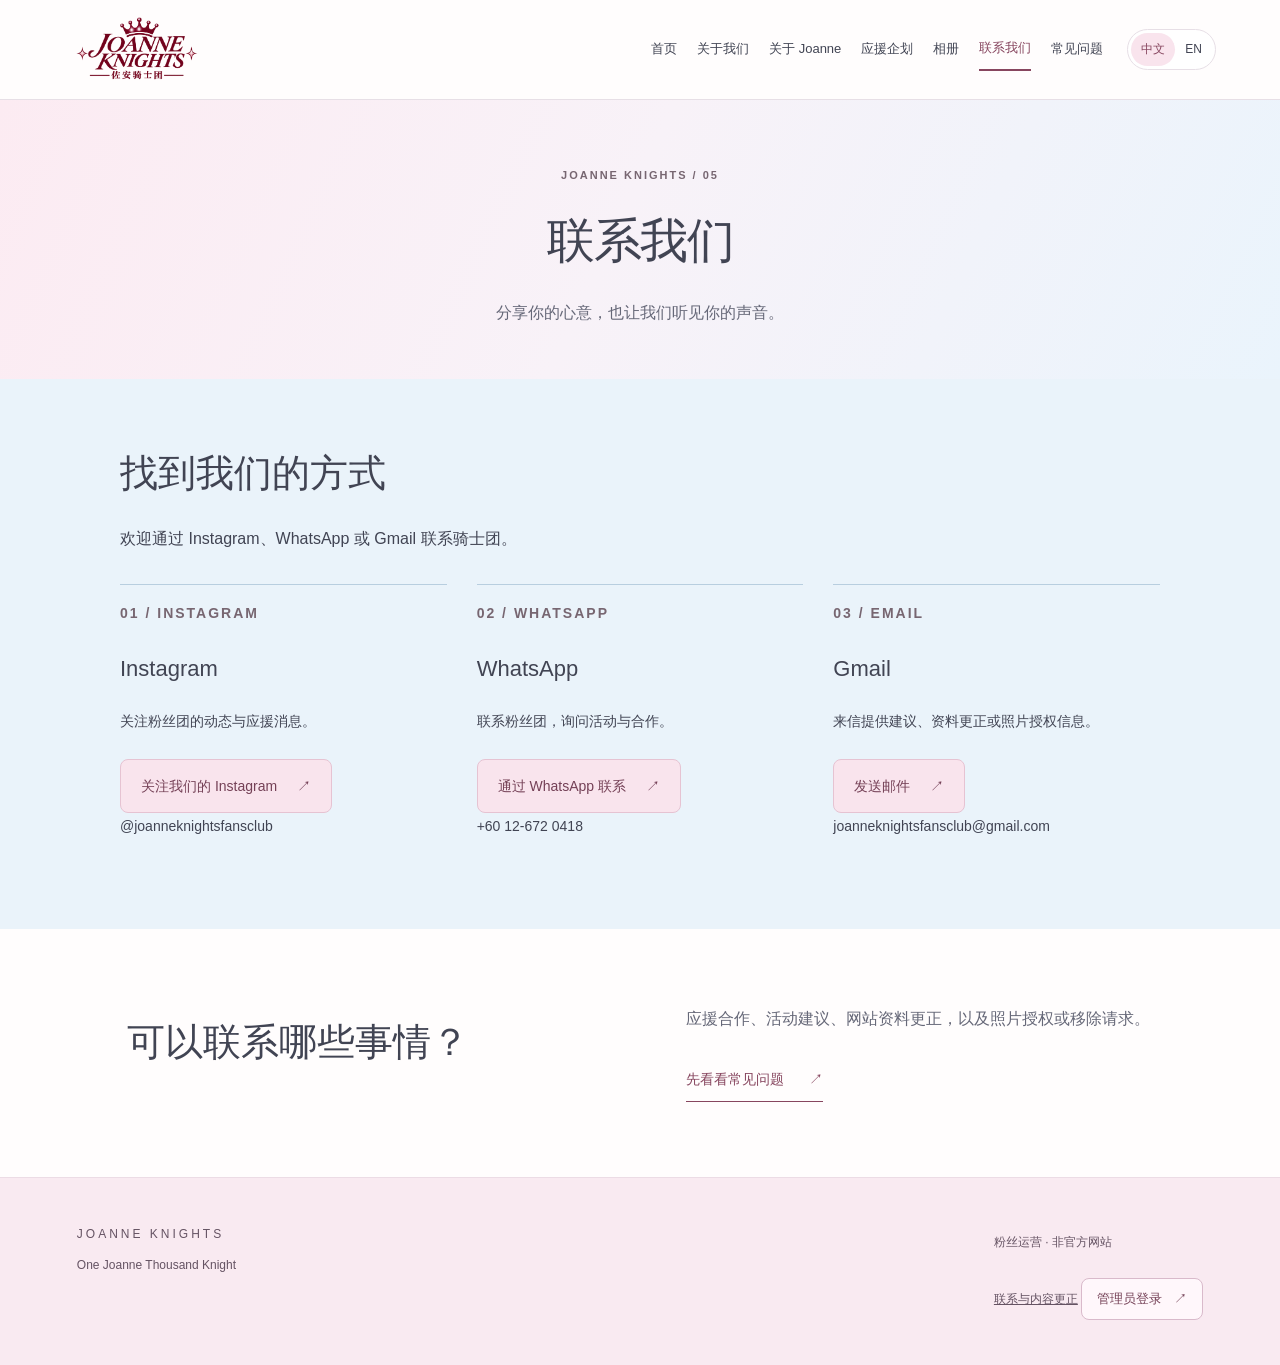
<file: contact-us.html>
<!doctype html>
<html lang="zh-CN">
  <head>
    <meta charset="UTF-8" />
    <meta name="viewport" content="width=device-width, initial-scale=1" />
    <title>联系我们 | Joanne Knights</title>
    <meta
      name="description"
      content="Joanne Knights 佐安骑士团：Joanne Fu 符涵芊粉丝应援网站。"
    />
    <link rel="stylesheet" href="style.css" />
    <script src="app.js" defer></script>
  </head>
  <body>
    <a class="skip" href="#main"
      ><span class="" data-zh="跳至内容" data-en="Skip to content"
        >跳至内容</span
      ></a
    >
    <header>
      <a class="logo" href="index.html"
        ><img src="assets/logo.png" alt="Joanne Knights 佐安骑士团"
      /></a>
      <nav id="navigation" aria-label="Main">
        <a href="index.html"
          ><span class="" data-zh="首页" data-en="Home">首页</span></a
        ><a href="about-us.html"
          ><span class="" data-zh="关于我们" data-en="About Us"
            >关于我们</span
          ></a
        ><a href="about-joanne.html"
          ><span class="" data-zh="关于 Joanne" data-en="About Joanne"
            >关于 Joanne</span
          ></a
        ><a href="fan-projects.html"
          ><span class="" data-zh="应援企划" data-en="Fan Projects"
            >应援企划</span
          ></a
        ><a href="gallery.html"
          ><span class="" data-zh="相册" data-en="Gallery">相册</span></a
        ><a href="contact-us.html" aria-current="page"
          ><span class="" data-zh="联系我们" data-en="Contact Us"
            >联系我们</span
          ></a
        ><a href="faq.html"
          ><span class="" data-zh="常见问题" data-en="FAQ">常见问题</span></a
        >
      </nav>
      <div class="controls">
        <div class="languages" aria-label="Language">
          <button data-lang="zh" lang="zh-CN">中文</button
          ><button data-lang="en" lang="en">EN</button>
        </div>
        <button
          class="menu-toggle"
          aria-expanded="false"
          aria-controls="navigation"
          aria-label="菜单 / Menu"
        >
          ☰
        </button>
      </div>
    </header>
    <main id="main">
      <section class="page-head">
        <p class="eyebrow">JOANNE KNIGHTS / 05</p>
        <h1 class="" data-zh="联系我们" data-en="Contact Us">联系我们</h1>
        <p
          class="intro"
          data-zh="分享你的心意，也让我们听见你的声音。"
          data-en="We would love to hear from fellow fans."
        >
          分享你的心意，也让我们听见你的声音。
        </p>
      </section>
      <section class="section blue">
        <h2 data-zh="找到我们的方式" data-en="Ways to reach us">
          找到我们的方式
        </h2>
        <p
          data-zh="欢迎通过 Instagram、WhatsApp 或 Gmail 联系骑士团。"
          data-en="Contact the Knights on Instagram, WhatsApp or Gmail."
        >
          欢迎通过 Instagram、WhatsApp 或 Gmail 联系骑士团。
        </p>
        <div class="cards contact-cards">
          <article>
            <p class="eyebrow">01 / INSTAGRAM</p>
            <h3>Instagram</h3>
            <p
              data-zh="关注粉丝团的动态与应援消息。"
              data-en="Follow our fan community for updates and project news."
            >
              关注粉丝团的动态与应援消息。
            </p>
            <a class="button" href="https://www.instagram.com/joanneknightsfansclub/" target="_blank" rel="noopener noreferrer">
              <span data-zh="关注我们的 Instagram" data-en="Follow us on Instagram">关注我们的 Instagram</span> ↗
            </a>
            <p class="contact-detail">@joanneknightsfansclub</p>
          </article>
          <article>
            <p class="eyebrow">02 / WHATSAPP</p>
            <h3>WhatsApp</h3>
            <p
              data-zh="联系粉丝团，询问活动与合作。"
              data-en="Get in touch about fan projects and collaborations."
            >
              联系粉丝团，询问活动与合作。
            </p>
            <a
              class="button"
              href="https://wa.me/60126720418"
              target="_blank"
              rel="noopener noreferrer"
              ><span data-zh="通过 WhatsApp 联系" data-en="Chat on WhatsApp"
                >通过 WhatsApp 联系</span
              >
              ↗</a
            >
            <p>+60 12-672 0418</p>
          </article>
          <article>
            <p class="eyebrow">03 / EMAIL</p>
            <h3>Gmail</h3>
            <p
              data-zh="来信提供建议、资料更正或照片授权信息。"
              data-en="Email us suggestions, corrections or photo permission details."
            >
              来信提供建议、资料更正或照片授权信息。
            </p>
            <a class="button" href="mailto:joanneknightsfansclub@gmail.com">
              <span data-zh="发送邮件" data-en="Send an email">发送邮件</span> ↗
            </a>
            <p class="contact-detail">joanneknightsfansclub@gmail.com</p>
          </article>
        </div>
      </section>
      <section class="split">
        <div>
          <h2
            class=""
            data-zh="可以联系哪些事情？"
            data-en="What can you contact us about?"
          >
            可以联系哪些事情？
          </h2>
        </div>
        <div>
          <p
            class=""
            data-zh="应援合作、活动建议、网站资料更正，以及照片授权或移除请求。"
            data-en="Fan project collaborations, activity suggestions, corrections, and photo permission or removal requests."
          >
            应援合作、活动建议、网站资料更正，以及照片授权或移除请求。
          </p>
          <a class="text-link" href="faq.html"
            ><span class="" data-zh="先看看常见问题" data-en="Read the FAQ"
              >先看看常见问题</span
            >
            <span aria-hidden="true">↗</span></a
          >
        </div>
      </section>
    </main>
    <footer>
      <div>
        <strong>JOANNE KNIGHTS</strong>
        <p
          class=""
          data-zh="One Joanne Thousand Knight"
          data-en="One Joanne Thousand Knight"
        >
          One Joanne Thousand Knight
        </p>
      </div>
      <div>
        <p
          class=""
          data-zh="粉丝运营 · 非官方网站"
          data-en="Fan-run · Unofficial website"
        >
          粉丝运营 · 非官方网站
        </p>
        <a href="contact-us.html"
          ><span
            class=""
            data-zh="联系与内容更正"
            data-en="Contact & corrections"
            >联系与内容更正</span
          ></a
        >
      
        <a class="admin-entry" href="admin.html"><span data-zh="管理员登录" data-en="Admin sign in">管理员登录</span><span aria-hidden="true">↗</span></a>
</div>
    </footer>
  </body>
</html>
</file>
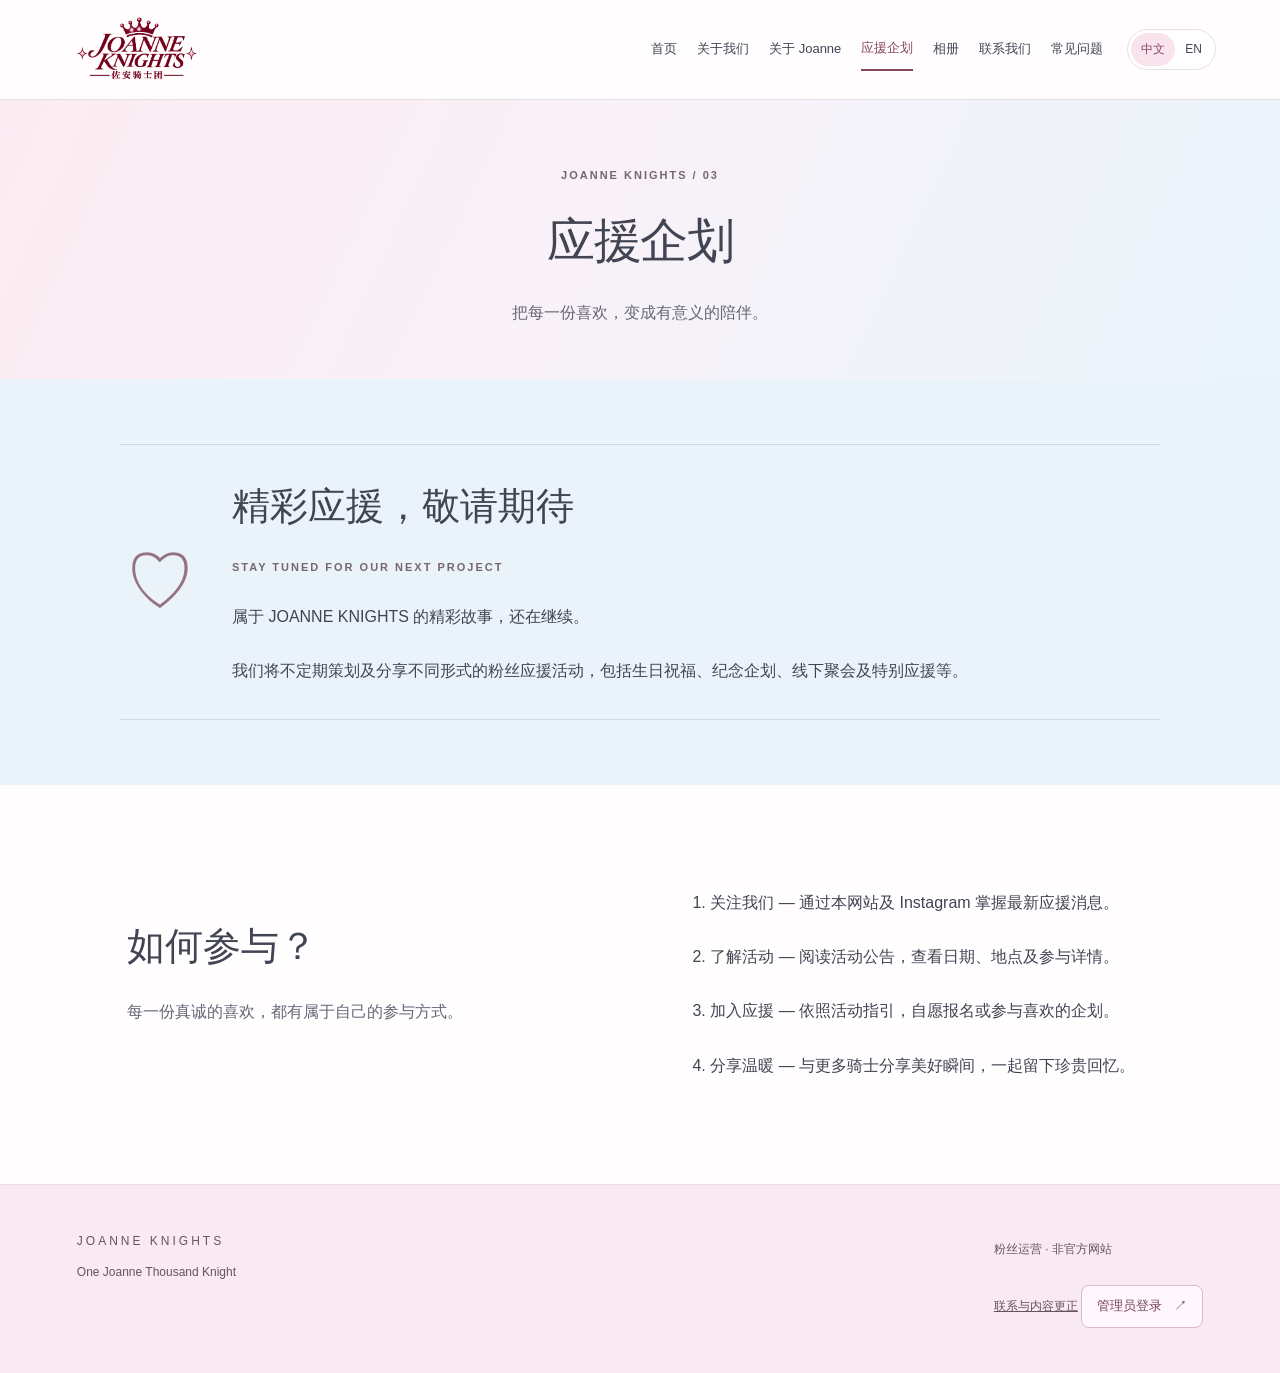
<file: fan-projects.html>
<!doctype html>
<html lang="zh-CN">
  <head>
    <meta charset="UTF-8" />
    <meta name="viewport" content="width=device-width, initial-scale=1" />
    <title>应援企划 | Joanne Knights</title>
    <meta
      name="description"
      content="Joanne Knights 佐安骑士团：Joanne Fu 符涵芊粉丝应援网站。"
    />
    <link rel="stylesheet" href="style.css" />
    <script src="app.js" defer></script>
  </head>
  <body>
    <a class="skip" href="#main"
      ><span class="" data-zh="跳至内容" data-en="Skip to content"
        >跳至内容</span
      ></a
    >
    <header>
      <a class="logo" href="index.html"
        ><img src="assets/logo.png" alt="Joanne Knights 佐安骑士团"
      /></a>
      <nav id="navigation" aria-label="Main">
        <a href="index.html"
          ><span class="" data-zh="首页" data-en="Home">首页</span></a
        ><a href="about-us.html"
          ><span class="" data-zh="关于我们" data-en="About Us"
            >关于我们</span
          ></a
        ><a href="about-joanne.html"
          ><span class="" data-zh="关于 Joanne" data-en="About Joanne"
            >关于 Joanne</span
          ></a
        ><a href="fan-projects.html" aria-current="page"
          ><span class="" data-zh="应援企划" data-en="Fan Projects"
            >应援企划</span
          ></a
        ><a href="gallery.html"
          ><span class="" data-zh="相册" data-en="Gallery">相册</span></a
        ><a href="contact-us.html"
          ><span class="" data-zh="联系我们" data-en="Contact Us"
            >联系我们</span
          ></a
        ><a href="faq.html"
          ><span class="" data-zh="常见问题" data-en="FAQ">常见问题</span></a
        >
      </nav>
      <div class="controls">
        <div class="languages" aria-label="Language">
          <button data-lang="zh" lang="zh-CN">中文</button
          ><button data-lang="en" lang="en">EN</button>
        </div>
        <button
          class="menu-toggle"
          aria-expanded="false"
          aria-controls="navigation"
          aria-label="菜单 / Menu"
        >
          ☰
        </button>
      </div>
    </header>
    <main id="main">
      <section class="page-head">
        <p class="eyebrow">JOANNE KNIGHTS / 03</p>
        <h1 class="" data-zh="应援企划" data-en="Fan Projects">应援企划</h1>
        <p
          class="intro"
          data-zh="把每一份喜欢，变成有意义的陪伴。"
          data-en="Making every expression of support meaningful."
        >
          把每一份喜欢，变成有意义的陪伴。
        </p>
      </section>
      <section class="section blue">
        <div class="empty-feature">
          <span class="large-star" aria-hidden="true">♡</span>
          <div>
            <h2
              class=""
              data-zh="精彩应援，敬请期待"
              data-en="STAY TUNED FOR OUR NEXT PROJECT"
            >
              精彩应援，敬请期待
            </h2>
            <p class="eyebrow">STAY TUNED FOR OUR NEXT PROJECT</p>
            <p
              class=""
              data-zh="属于 JOANNE KNIGHTS 的精彩故事，还在继续。"
              data-en="The story of JOANNE KNIGHTS continues."
            >
              属于 JOANNE KNIGHTS 的精彩故事，还在继续。
            </p>
            <p
              class=""
              data-zh="我们将不定期策划及分享不同形式的粉丝应援活动，包括生日祝福、纪念企划、线下聚会及特别应援等。"
              data-en="From time to time, we will plan and share fan activities including birthday wishes, commemorative projects, meetups and special support projects."
            >
              我们将不定期策划及分享不同形式的粉丝应援活动，包括生日祝福、纪念企划、线下聚会及特别应援等。
            </p>
          </div>
        </div>
      </section>
      <section class="split">
        <div>
          <h2 class="" data-zh="如何参与？" data-en="How can I join?">
            如何参与？
          </h2>
          <p
            class=""
            data-zh="每一份真诚的喜欢，都有属于自己的参与方式。"
            data-en="Every heartfelt expression of support has its own way to take part."
          >
            每一份真诚的喜欢，都有属于自己的参与方式。
          </p>
        </div>
        <ol class="steps">
          <li>
            <span
              class=""
              data-zh="关注我们 — 通过本网站及 Instagram 掌握最新应援消息。"
              data-en="Follow us — Keep up with fan project news through this website and Instagram."
              >关注我们 — 通过本网站及 Instagram 掌握最新应援消息。</span
            >
          </li>
          <li>
            <span
              class=""
              data-zh="了解活动 — 阅读活动公告，查看日期、地点及参与详情。"
              data-en="Explore activities — Read announcements for dates, locations and participation details."
              >了解活动 — 阅读活动公告，查看日期、地点及参与详情。</span
            >
          </li>
          <li>
            <span
              class=""
              data-zh="加入应援 — 依照活动指引，自愿报名或参与喜欢的企划。"
              data-en="Join a project — Follow the activity guidelines to register or take part voluntarily."
              >加入应援 — 依照活动指引，自愿报名或参与喜欢的企划。</span
            >
          </li>
          <li>
            <span
              class=""
              data-zh="分享温暖 — 与更多骑士分享美好瞬间，一起留下珍贵回忆。"
              data-en="Share the warmth — Share special moments with fellow Knights and create treasured memories together."
              >分享温暖 — 与更多骑士分享美好瞬间，一起留下珍贵回忆。</span
            >
          </li>
        </ol>
      </section>
    </main>
    <footer>
      <div>
        <strong>JOANNE KNIGHTS</strong>
        <p
          class=""
          data-zh="One Joanne Thousand Knight"
          data-en="One Joanne Thousand Knight"
        >
          One Joanne Thousand Knight
        </p>
      </div>
      <div>
        <p
          class=""
          data-zh="粉丝运营 · 非官方网站"
          data-en="Fan-run · Unofficial website"
        >
          粉丝运营 · 非官方网站
        </p>
        <a href="contact-us.html"
          ><span
            class=""
            data-zh="联系与内容更正"
            data-en="Contact & corrections"
            >联系与内容更正</span
          ></a
        >
      
        <a class="admin-entry" href="admin.html"><span data-zh="管理员登录" data-en="Admin sign in">管理员登录</span><span aria-hidden="true">↗</span></a>
</div>
    </footer>
  </body>
</html>
</file>
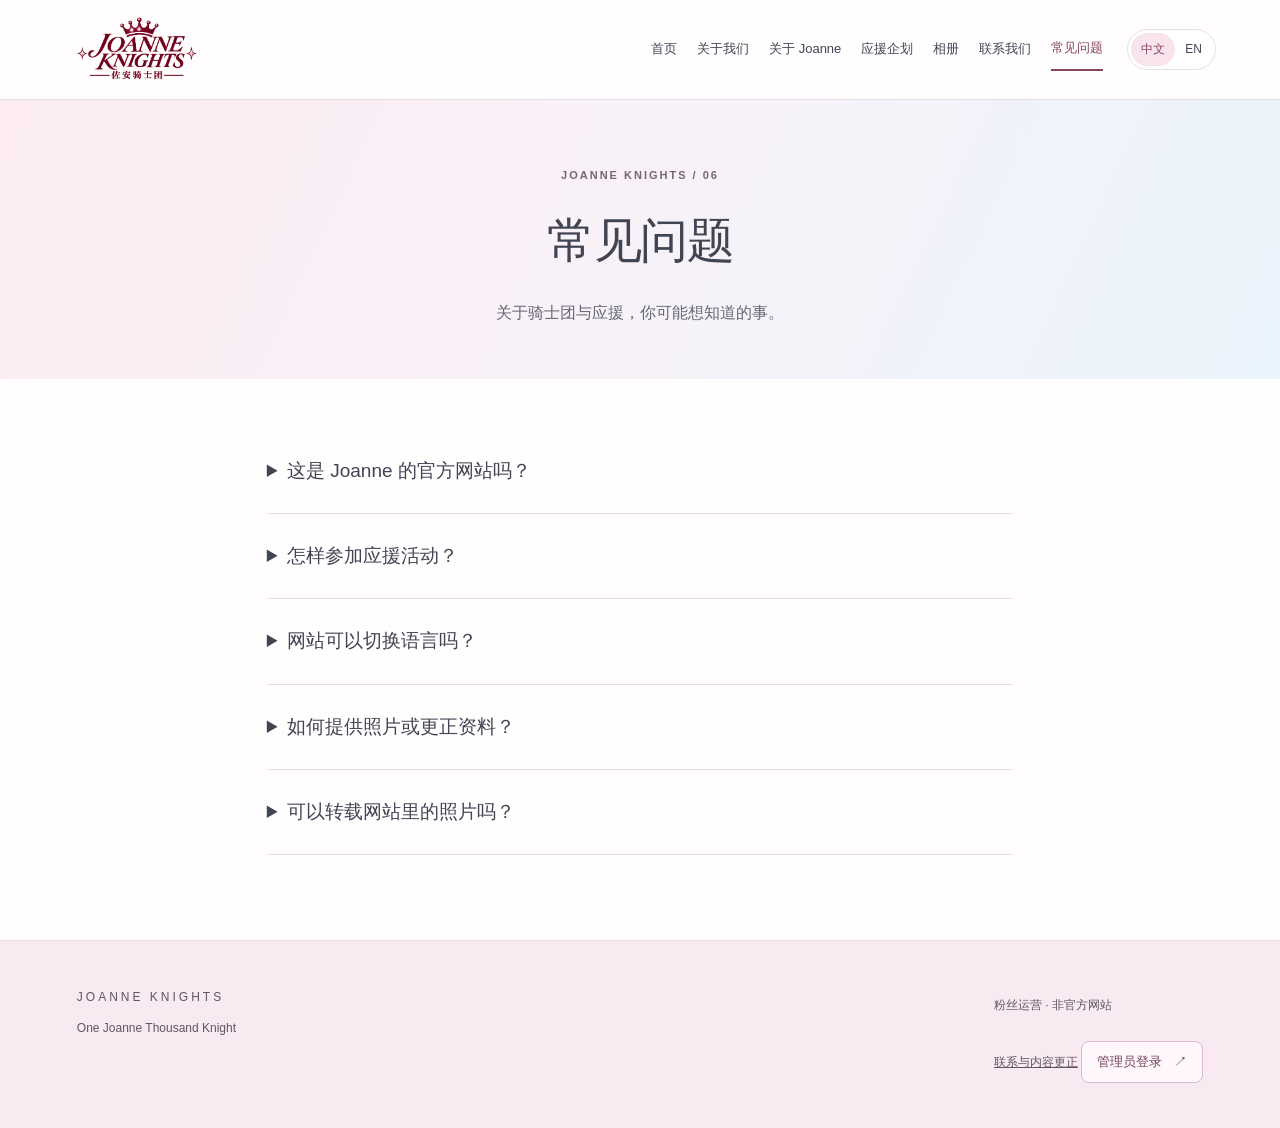
<file: faq.html>
<!doctype html>
<html lang="zh-CN">
  <head>
    <meta charset="UTF-8" />
    <meta name="viewport" content="width=device-width, initial-scale=1" />
    <title>常见问题 | Joanne Knights</title>
    <meta
      name="description"
      content="Joanne Knights 佐安骑士团：Joanne Fu 符涵芊粉丝应援网站。"
    />
    <link rel="stylesheet" href="style.css" />
    <script src="app.js" defer></script>
  </head>
  <body>
    <a class="skip" href="#main"
      ><span class="" data-zh="跳至内容" data-en="Skip to content"
        >跳至内容</span
      ></a
    >
    <header>
      <a class="logo" href="index.html"
        ><img src="assets/logo.png" alt="Joanne Knights 佐安骑士团"
      /></a>
      <nav id="navigation" aria-label="Main">
        <a href="index.html"
          ><span class="" data-zh="首页" data-en="Home">首页</span></a
        ><a href="about-us.html"
          ><span class="" data-zh="关于我们" data-en="About Us"
            >关于我们</span
          ></a
        ><a href="about-joanne.html"
          ><span class="" data-zh="关于 Joanne" data-en="About Joanne"
            >关于 Joanne</span
          ></a
        ><a href="fan-projects.html"
          ><span class="" data-zh="应援企划" data-en="Fan Projects"
            >应援企划</span
          ></a
        ><a href="gallery.html"
          ><span class="" data-zh="相册" data-en="Gallery">相册</span></a
        ><a href="contact-us.html"
          ><span class="" data-zh="联系我们" data-en="Contact Us"
            >联系我们</span
          ></a
        ><a href="faq.html" aria-current="page"
          ><span class="" data-zh="常见问题" data-en="FAQ">常见问题</span></a
        >
      </nav>
      <div class="controls">
        <div class="languages" aria-label="Language">
          <button data-lang="zh" lang="zh-CN">中文</button
          ><button data-lang="en" lang="en">EN</button>
        </div>
        <button
          class="menu-toggle"
          aria-expanded="false"
          aria-controls="navigation"
          aria-label="菜单 / Menu"
        >
          ☰
        </button>
      </div>
    </header>
    <main id="main">
      <section class="page-head">
        <p class="eyebrow">JOANNE KNIGHTS / 06</p>
        <h1 class="" data-zh="常见问题" data-en="FAQ">常见问题</h1>
        <p
          class="intro"
          data-zh="关于骑士团与应援，你可能想知道的事。"
          data-en="A few things you might like to know."
        >
          关于骑士团与应援，你可能想知道的事。
        </p>
      </section>
      <section class="faq-list">
        <details>
          <summary>
            <span
              class=""
              data-zh="这是 Joanne 的官方网站吗？"
              data-en="Is this Joanne’s official website?"
              >这是 Joanne 的官方网站吗？</span
            >
          </summary>
          <p
            class=""
            data-zh="不是。这是由粉丝运营的应援网站，与艺人本人及其经纪团队无官方隶属关系。"
            data-en="No. This is a fan-run website with no official affiliation to Joanne or her management."
          >
            不是。这是由粉丝运营的应援网站，与艺人本人及其经纪团队无官方隶属关系。
          </p>
        </details>
        <details>
          <summary>
            <span
              class=""
              data-zh="怎样参加应援活动？"
              data-en="How do I join a fan project?"
              >怎样参加应援活动？</span
            >
          </summary>
          <p
            class=""
            data-zh="请查看「应援企划」页面。目前暂无已公布的活动；公布后会列出参与方式。"
            data-en="Visit Fan Projects. No projects are currently announced; participation details will be added with each announcement."
          >
            请查看「应援企划」页面。目前暂无已公布的活动；公布后会列出参与方式。
          </p>
        </details>
        <details>
          <summary>
            <span
              class=""
              data-zh="网站可以切换语言吗？"
              data-en="Can I change the language?"
              >网站可以切换语言吗？</span
            >
          </summary>
          <p
            class=""
            data-zh="可以。点击顶部的中文或 EN 按钮，网站会尽可能记住你的选择。"
            data-en="Yes. Use the 中文 or EN button at the top. Your preference is saved when browser storage is available."
          >
            可以。点击顶部的中文或 EN 按钮，网站会尽可能记住你的选择。
          </p>
        </details>
        <details>
          <summary>
            <span
              class=""
              data-zh="如何提供照片或更正资料？"
              data-en="How can I share photos or correct information?"
              >如何提供照片或更正资料？</span
            >
          </summary>
          <p
            class=""
            data-zh="请通过「联系我们」页面公布的渠道联系管理员。公开联系渠道仍待确认。"
            data-en="Please use the channels listed on Contact Us once available. Public contact details are still being confirmed."
          >
            请通过「联系我们」页面公布的渠道联系管理员。公开联系渠道仍待确认。
          </p>
        </details>
        <details>
          <summary>
            <span
              class=""
              data-zh="可以转载网站里的照片吗？"
              data-en="Can I repost photos from this website?"
              >可以转载网站里的照片吗？</span
            >
          </summary>
          <p
            class=""
            data-zh="请先取得相关权利人的许可；照片出现在本站并不代表可以自由转载。"
            data-en="Please obtain permission from the relevant rights holder. Display on this website does not grant permission to repost."
          >
            请先取得相关权利人的许可；照片出现在本站并不代表可以自由转载。
          </p>
        </details>
      </section>
    </main>
    <footer>
      <div>
        <strong>JOANNE KNIGHTS</strong>
        <p
          class=""
          data-zh="One Joanne Thousand Knight"
          data-en="One Joanne Thousand Knight"
        >
          One Joanne Thousand Knight
        </p>
      </div>
      <div>
        <p
          class=""
          data-zh="粉丝运营 · 非官方网站"
          data-en="Fan-run · Unofficial website"
        >
          粉丝运营 · 非官方网站
        </p>
        <a href="contact-us.html"
          ><span
            class=""
            data-zh="联系与内容更正"
            data-en="Contact & corrections"
            >联系与内容更正</span
          ></a
        >
      
        <a class="admin-entry" href="admin.html"><span data-zh="管理员登录" data-en="Admin sign in">管理员登录</span><span aria-hidden="true">↗</span></a>
</div>
    </footer>
  </body>
</html>
</file>
<file: style.css>
/* Joanne Knights — website styles */
:root {
  --pink: #f9e4ed;
  --blue: #eaf3fa;
  --paper: #fffdfd;
  --ink: #414453;
  --accent: #87465f;
  --muted: #666878;
  --line: #e7dfe6;
}
* {
  box-sizing: border-box;
}
body {
  margin: 0;
  background: var(--paper);
  color: var(--ink);
  font:
    16px/1.9 "Avenir Next",
    "PingFang SC",
    "Microsoft YaHei",
    sans-serif;
}
a {
  color: inherit;
  text-decoration: none;
}
button {
  font: inherit;
  color: inherit;
  cursor: pointer;
}
img {
  max-width: 100%;
}
a:focus-visible,
button:focus-visible,
summary:focus-visible {
  outline: 3px solid var(--accent);
  outline-offset: 5px;
}
p {
  margin: 0 0 24px;
}
h1,
h2,
h3 {
  font-weight: 500;
}
h1 {
  font-size: clamp(36px, 4.3vw, 62px);
  line-height: 1.3;
  letter-spacing: -1.5px;
  margin: 0 0 25px;
  overflow-wrap: anywhere;
}
h2 {
  font-size: clamp(27px, 3vw, 40px);
  line-height: 1.5;
  margin: 0 0 22px;
}
h3 {
  font-size: 22px;
  line-height: 1.6;
}
header {
  display: flex;
  align-items: center;
  gap: 24px;
  min-height: 100px;
  padding: 16px 5%;
  border-bottom: 1px solid var(--line);
  position: relative;
  z-index: 5;
  background: var(--paper);
}
.logo img {
  width: 145px;
  display: block;
}
nav {
  display: flex;
  align-items: center;
  gap: 20px;
  margin-left: auto;
}
nav a {
  font-size: 13px;
  white-space: nowrap;
  padding: 8px 0;
}
nav a[aria-current] {
  color: var(--accent);
  border-bottom: 2px solid var(--accent);
}
.controls {
  display: flex;
  align-items: center;
  gap: 12px;
}
.languages {
  display: flex;
  padding: 3px;
  border: 1px solid var(--line);
  border-radius: 25px;
  background: white;
}
.languages button {
  font-size: 12px;
  padding: 5px 10px;
  border: 0;
  border-radius: 20px;
  background: transparent;
  white-space: nowrap;
}
.languages button[aria-pressed="true"] {
  background: var(--pink);
  color: var(--accent);
}
.menu-toggle {
  display: none;
  border: 0;
  border-radius: 8px;
  background: var(--blue);
  padding: 5px 10px;
}
.skip {
  position: absolute;
  top: -100px;
  left: 10px;
  padding: 10px;
  background: white;
  z-index: 10;
}
.skip:focus {
  top: 10px;
}
.hero {
  max-width: 1320px;
  margin: auto;
  display: grid;
  grid-template-columns: minmax(0, 1.1fr) minmax(0, 1fr);
  gap: 7%;
  align-items: center;
  padding: 65px 7%;
  background:
    radial-gradient(ellipse at 0% 30%, #fcebf2, transparent 65%),
    radial-gradient(ellipse at 100% 70%, #eaf4fc, transparent 65%);
}
.eyebrow {
  font-size: 11px;
  letter-spacing: 2px;
  font-weight: 600;
  color: #776671;
  margin-bottom: 24px;
  overflow-wrap: anywhere;
}
.subtitle {
  font-size: 20px;
  letter-spacing: 1px;
}
.intro {
  color: var(--muted);
  line-height: 2;
}
.actions {
  display: flex;
  gap: 12px;
  flex-wrap: wrap;
  margin: 30px 0;
}
.button {
  display: inline-flex;
  align-items: center;
  justify-content: space-between;
  gap: 20px;
  padding: 13px 20px;
  border-radius: 8px;
  border: 1px solid #e6c3d2;
  background: var(--pink);
  color: #744056;
  font-size: 14px;
  max-width: 100%;
}
.button:hover {
  background: #f3d2e1;
}
.button.secondary {
  background: var(--blue);
  border-color: #bed3e3;
  color: #405f78;
}
.button.secondary:hover {
  background: #dcebf6;
}
.text-link {
  display: inline-flex;
  gap: 25px;
  align-items: center;
  padding: 8px 0;
  border-bottom: 1px solid var(--accent);
  font-size: 14px;
  color: var(--accent);
}
.small-note {
  font-size: 12px;
  color: #756d78;
  margin-top: 25px;
}
.hero-photo {
  margin: 0;
  padding: 12px 12px 0;
  background: white;
  border-radius: 45% 45% 5px 5px;
  transform: rotate(3deg);
  box-shadow: 0 18px 55px #70616a15;
  position: relative;
}
.hero-photo img {
  width: 100%;
  aspect-ratio: 0.94;
  object-fit: cover;
  display: block;
  border-radius: 45% 45% 3px 3px;
}
.hero-photo figcaption {
  padding: 14px;
  text-align: center;
  color: #80546b;
  font:
    italic 17px Georgia,
    serif;
}
.photo-star {
  position: absolute;
  right: -20px;
  top: 12%;
  font-size: 70px;
  line-height: 1;
  color: #a17a8d;
}
.ribbon {
  background: #f9e9f0;
  color: #775569;
  display: flex;
  justify-content: center;
  align-items: center;
  gap: 30px;
  padding: 20px;
  font-size: 12px;
  letter-spacing: 2px;
}
.split {
  display: grid;
  grid-template-columns: minmax(0, 1fr) minmax(0, 1fr);
  gap: 9%;
  align-items: center;
  max-width: 1180px;
  padding: 75px 6%;
  margin: auto;
}
.split p {
  color: var(--muted);
}
.section {
  padding: 65px max(6%, calc((100% - 1040px) / 2));
}
.blue {
  background: var(--blue);
}
.section-title {
  display: flex;
  justify-content: space-between;
  align-items: end;
  gap: 24px;
  margin-bottom: 28px;
}
.empty-feature {
  display: flex;
  align-items: center;
  gap: 32px;
  padding: 32px 0;
  border-top: 1px solid #c8dce9;
  border-bottom: 1px solid #c8dce9;
}
.empty-feature p:last-child {
  margin-bottom: 0;
}
.large-star {
  font-size: 70px;
  color: #947183;
  min-width: 80px;
  text-align: center;
}
.gallery-tease img {
  width: 100%;
  aspect-ratio: 1.25;
  object-fit: cover;
  border-radius: 5px 60px 5px 5px;
}
.page-head {
  text-align: center;
  padding: 65px 7% 50px;
  background: linear-gradient(115deg, #fcebf2, #f8f2f8 48%, #eaf4fc);
}
.page-head h1 {
  font-size: clamp(34px, 4vw, 48px);
}
.page-head .intro {
  margin-bottom: 0;
}
footer {
  display: flex;
  justify-content: space-between;
  gap: 30px;
  padding: 45px 6%;
  background: #f9eaf1;
  border-top: 1px solid #ecdce5;
  font-size: 12px;
  color: #655363;
}
footer strong {
  letter-spacing: 3px;
  font-weight: 500;
}
footer p {
  margin: 8px 0;
}
footer a {
  text-decoration: underline;
}
.cards {
  display: grid;
  grid-template-columns: repeat(3, minmax(0, 1fr));
  gap: 30px;
  margin-top: 30px;
}
.cards article {
  border-top: 1px solid #b8cedf;
  padding-top: 15px;
}
.cards p {
  font-size: 14px;
}
.brand-panel {
  padding: 25px;
}
.brand-panel img {
  width: 100%;
}
.portrait {
  width: 100%;
  border-radius: 160px 160px 8px 8px;
}
.steps {
  padding-left: 24px;
}
.steps li {
  padding: 12px 0;
}
.gallery-item {
  display: block;
  width: 100%;
  max-width: 520px;
  background: white;
  padding: 12px;
  border: 1px solid #eadde5;
  border-radius: 12px;
  text-align: left;
  box-shadow: 0 8px 28px #59465708;
}
.gallery-item img {
  width: 100%;
  display: block;
}
.gallery-item > span {
  display: block;
  padding: 15px 5px 5px;
  font-size: 14px;
  color: #80546b;
}
.gallery-note {
  color: var(--muted);
  margin-top: 30px;
}
.gallery-note p {
  margin-bottom: 12px;
}
dialog {
  border: 0;
  border-radius: 10px;
  padding: 40px 15px 15px;
  max-width: 90vw;
  max-height: 90vh;
  background: var(--paper);
}
dialog::backdrop {
  background: #292434cc;
}
dialog img {
  display: block;
  max-width: 80vw;
  max-height: 75vh;
}
.close {
  position: absolute;
  right: 10px;
  top: 0;
  background: transparent;
  border: 0;
  font-size: 28px;
}
.faq-list {
  max-width: 900px;
  padding: 50px 6% 85px;
  margin: auto;
}
details {
  border-bottom: 1px solid var(--line);
  padding: 24px 0;
}
summary {
  cursor: pointer;
  font-size: 19px;
}
details p {
  padding-top: 20px;
  color: var(--muted);
}
.contact-pending {
  display: inline-block;
  padding: 8px 14px;
  background: #fff8fb;
  border-radius: 20px;
  color: #79536a;
  font-size: 13px;
}
.contact-cards .button {
  flex-wrap: wrap;
}
.community-story {
  max-width: 880px;
  margin: auto;
  padding: 55px 7% 75px;
}
.story-brand {
  max-width: 390px;
  margin: 0 auto 44px;
}
.story-brand img {
  display: block;
  width: 100%;
}
.community-story p {
  line-height: 2;
  margin-bottom: 24px;
}
.community-story h2 {
  overflow-wrap: anywhere;
}
.story-motto,
.story-lead {
  color: var(--accent);
  font-size: 20px;
}
.story-chapter {
  margin-top: 45px;
  padding: 32px;
  border: 1px solid #e0ebf3;
  border-radius: 16px;
  background: #f3f8fc;
}
.story-chapter:nth-of-type(odd) {
  background: #fff5f8;
  border-color: #f1e2e9;
}
.value-chapter {
  margin-top: 32px;
  padding-top: 26px;
  border-top: 1px solid #e6dce5;
}
.value-chapter h3 {
  font-size: 25px;
  margin-bottom: 10px;
}
.values-signoff {
  padding: 30px 22px;
  margin-top: 35px;
  background: linear-gradient(120deg, #f8e6ee, #e5f0f8);
  border-radius: 8px;
}
.values-signoff p:last-child {
  margin-bottom: 0;
}
.story-portrait {
  max-width: 480px;
  display: block;
  margin: 0 auto 38px;
}
@media (max-width: 1150px) {
  header {
    gap: 15px;
    padding-inline: 4%;
  }
  nav {
    gap: 12px;
  }
  nav a {
    font-size: 12px;
  }
  .logo img {
    width: 115px;
  }
}
@media (max-width: 980px) {
  .controls {
    margin-left: auto;
  }
  .menu-toggle {
    display: block;
  }
  nav {
    display: none;
    position: absolute;
    top: 100%;
    left: 0;
    right: 0;
    padding: 20px 6%;
    background: var(--paper);
    box-shadow: 0 12px 20px #302d3910;
  }
  nav.open {
    display: flex;
    flex-direction: column;
    align-items: stretch;
    gap: 4px;
  }
  nav a {
    font-size: 16px;
    padding: 10px;
  }
  .hero {
    gap: 5%;
  }
}
@media (max-width: 650px) {
  header {
    min-height: 82px;
  }
  .logo img {
    width: 120px;
  }
  .hero {
    grid-template-columns: minmax(0, 1fr);
    padding: 42px 7% 50px;
    gap: 40px;
  }
  .hero h1 {
    font-size: 38px;
  }
  .hero .eyebrow {
    font-size: 9px;
    letter-spacing: 1.5px;
  }
  .hero-photo {
    width: 90%;
    max-width: 340px;
    margin: auto;
  }
  .photo-star {
    right: -12px;
    font-size: 55px;
  }
  .ribbon {
    flex-wrap: wrap;
    font-size: 10px;
    gap: 15px;
    letter-spacing: 1px;
  }
  .split {
    grid-template-columns: minmax(0, 1fr);
    gap: 28px;
    padding: 50px 7%;
  }
  .section {
    padding: 50px 7%;
  }
  .section-title {
    flex-direction: column;
    align-items: start;
  }
  .empty-feature {
    gap: 15px;
  }
  .large-star {
    min-width: 40px;
    font-size: 42px;
  }
  .empty-feature p {
    font-size: 14px;
  }
  .cards {
    grid-template-columns: minmax(0, 1fr);
    gap: 15px;
  }
  .page-head {
    padding: 45px 7%;
  }
  footer {
    flex-direction: column;
    gap: 20px;
  }
  .community-story {
    padding: 40px 7% 55px;
  }
  .story-chapter {
    padding: 25px 20px;
    margin-top: 34px;
  }
  .community-story h2 {
    font-size: 27px;
  }
  .story-brand {
    max-width: 300px;
  }
  .faq-list {
    padding: 30px 7% 60px;
  }
  summary {
    font-size: 17px;
  }
}

/* Balanced homepage title: keep Chinese phrases together. */
.hero .hero-title {
  font-size: clamp(28px, 3.15vw, 44px);
  line-height: 1.5;
  letter-spacing: 0;
  margin-bottom: 28px;
  overflow-wrap: normal;
  word-break: normal;
}
.hero-title-line {
  display: block;
}
.hero-title-phrase {
  display: inline-block;
  white-space: nowrap;
}
@media (max-width: 650px) {
  .hero .hero-title {
    font-size: clamp(26px, 6.6vw, 36px);
    line-height: 1.55;
  }
}

/* Keep the community name balanced on small screens. */
.community-story .community-name {
  font-size: clamp(19px, 4.4vw, 30px);
  line-height: 1.65;
  letter-spacing: 0;
  margin-bottom: 25px;
  overflow-wrap: normal;
  word-break: normal;
}
.community-name span {
  display: inline-block;
  white-space: nowrap;
}
@media (max-width: 650px) {
  .community-story .community-name {
    font-size: clamp(18px, 4.4vw, 23px);
  }
}

/* Center the community heading and keep its complete name on one line. */
.community-story .community-name {
  text-align: center;
  white-space: nowrap;
  font-size: clamp(20px, 3.5vw, 32px);
  line-height: 1.6;
  letter-spacing: -0.35px;
  margin: 0 auto 28px;
}
.story-opening > .story-motto {
  text-align: center;
  margin-left: auto;
  margin-right: auto;
}
@media (max-width: 650px) {
  .community-story .community-name {
    font-size: clamp(15px, 4.3vw, 28px);
    letter-spacing: -0.45px;
  }
}

/* Homepage gallery preview: show the portrait without cropping. */
.gallery-tease img {
  aspect-ratio: auto;
  height: auto;
  object-fit: contain;
  display: block;
}

/* Public gallery and team-only administration. */
[hidden] {
  display: none !important;
}
.public-gallery-grid {
  display: grid;
  grid-template-columns: repeat(2, minmax(0, 1fr));
  gap: 26px;
  align-items: start;
}
.public-gallery-grid .gallery-item {
  max-width: none;
}
#gallery-more {
  margin-top: 28px;
}
.admin-body {
  background: linear-gradient(120deg, #fff6fa, #f1f8fd);
  min-height: 100vh;
}
.admin-header {
  justify-content: space-between;
}
.admin-header .text-link {
  font-size: 13px;
}
.admin-main {
  max-width: 760px;
  padding: 50px 24px;
  margin: auto;
}
.admin-intro h1 {
  font-size: clamp(28px, 5vw, 40px);
}
.admin-card {
  background: white;
  border: 1px solid var(--line);
  border-radius: 18px;
  padding: 34px;
  margin-top: 25px;
  box-shadow: 0 12px 35px #87465f08;
}
.admin-card h2 {
  font-size: 25px;
}
.admin-en {
  display: block;
  font-size: 14px;
  font-weight: 400;
  color: var(--muted);
}
.admin-card p {
  color: var(--muted);
  font-size: 14px;
}
.admin-card label {
  display: block;
  font-size: 14px;
  margin-bottom: 8px;
}
.admin-card input {
  width: 100%;
  display: block;
  font: inherit;
  padding: 12px 14px;
  border: 1px solid #d8d6e0;
  border-radius: 8px;
  background: #fffdfd;
  margin-bottom: 20px;
  min-width: 0;
}
.admin-card input:focus-visible {
  outline: 2px solid #b26c89;
  outline-offset: 2px;
}
.admin-card button {
  margin-top: 5px;
}
.admin-card button:disabled,
.admin-card input:disabled {
  opacity: 0.55;
  cursor: not-allowed;
}
.admin-status {
  background: #eaf3fa;
  padding: 16px 20px;
  border-radius: 10px;
  font-size: 14px;
  overflow-wrap: anywhere;
}
.admin-status.is-error {
  background: #fbe6ec;
  color: #822d4b;
}
.admin-toolbar {
  display: flex;
  justify-content: space-between;
  align-items: center;
  gap: 16px;
  margin-bottom: 28px;
  padding-bottom: 24px;
  border-bottom: 1px solid var(--line);
}
.admin-toolbar p {
  margin: 0;
  overflow-wrap: anywhere;
}
#upload-preview {
  max-height: 320px;
  max-width: 100%;
  border-radius: 12px;
  display: block;
  margin: 20px auto;
}
.admin-bottom {
  text-align: center;
  color: var(--accent);
  margin-top: 30px;
  font-size: 14px;
}
@media (max-width: 650px) {
  .public-gallery-grid {
    grid-template-columns: minmax(0, 1fr);
  }
  .admin-main {
    padding: 32px 18px;
  }
  .admin-card {
    padding: 24px 20px;
  }
  .admin-toolbar {
    align-items: start;
    flex-direction: column;
  }
  .admin-header .text-link {
    font-size: 11px;
  }
}

/* Public link to the authenticated administrator page. */
footer .admin-entry {
  display: inline-flex;
  align-items: center;
  gap: 12px;
  margin-top: 16px;
  padding: 8px 15px;
  border: 1px solid #d9bacb;
  border-radius: 8px;
  background: #fff7fb;
  color: #744056;
  text-decoration: none;
  font-size: 13px;
}
footer .admin-entry:hover {
  background: #f3dce8;
}

.forgot-password-link {
  margin-top: 20px;
  margin-bottom: 14px;
}
.forgot-password-link .text-link {
  font-size: 14px;
}

/* Administrator photo management */
.managed-photos { display: grid; grid-template-columns: repeat(auto-fit, minmax(min(100%, 220px), 1fr)); gap: 24px; margin: 24px 0; }
.managed-photos article { border: 1px solid var(--line); padding: 16px; border-radius: 12px; }
.managed-photos img { width: 100%; height: 240px; object-fit: contain; background: var(--paper); }
.managed-photos p { overflow-wrap: anywhere; margin: 12px 0; }
.delete-photo { background: #f9e4ed; border: 1px solid #b4778d; }

/* Keep long contact details readable on mobile. */
.contact-cards article { min-width: 0; }
.contact-detail { overflow-wrap: anywhere; }
</file>
